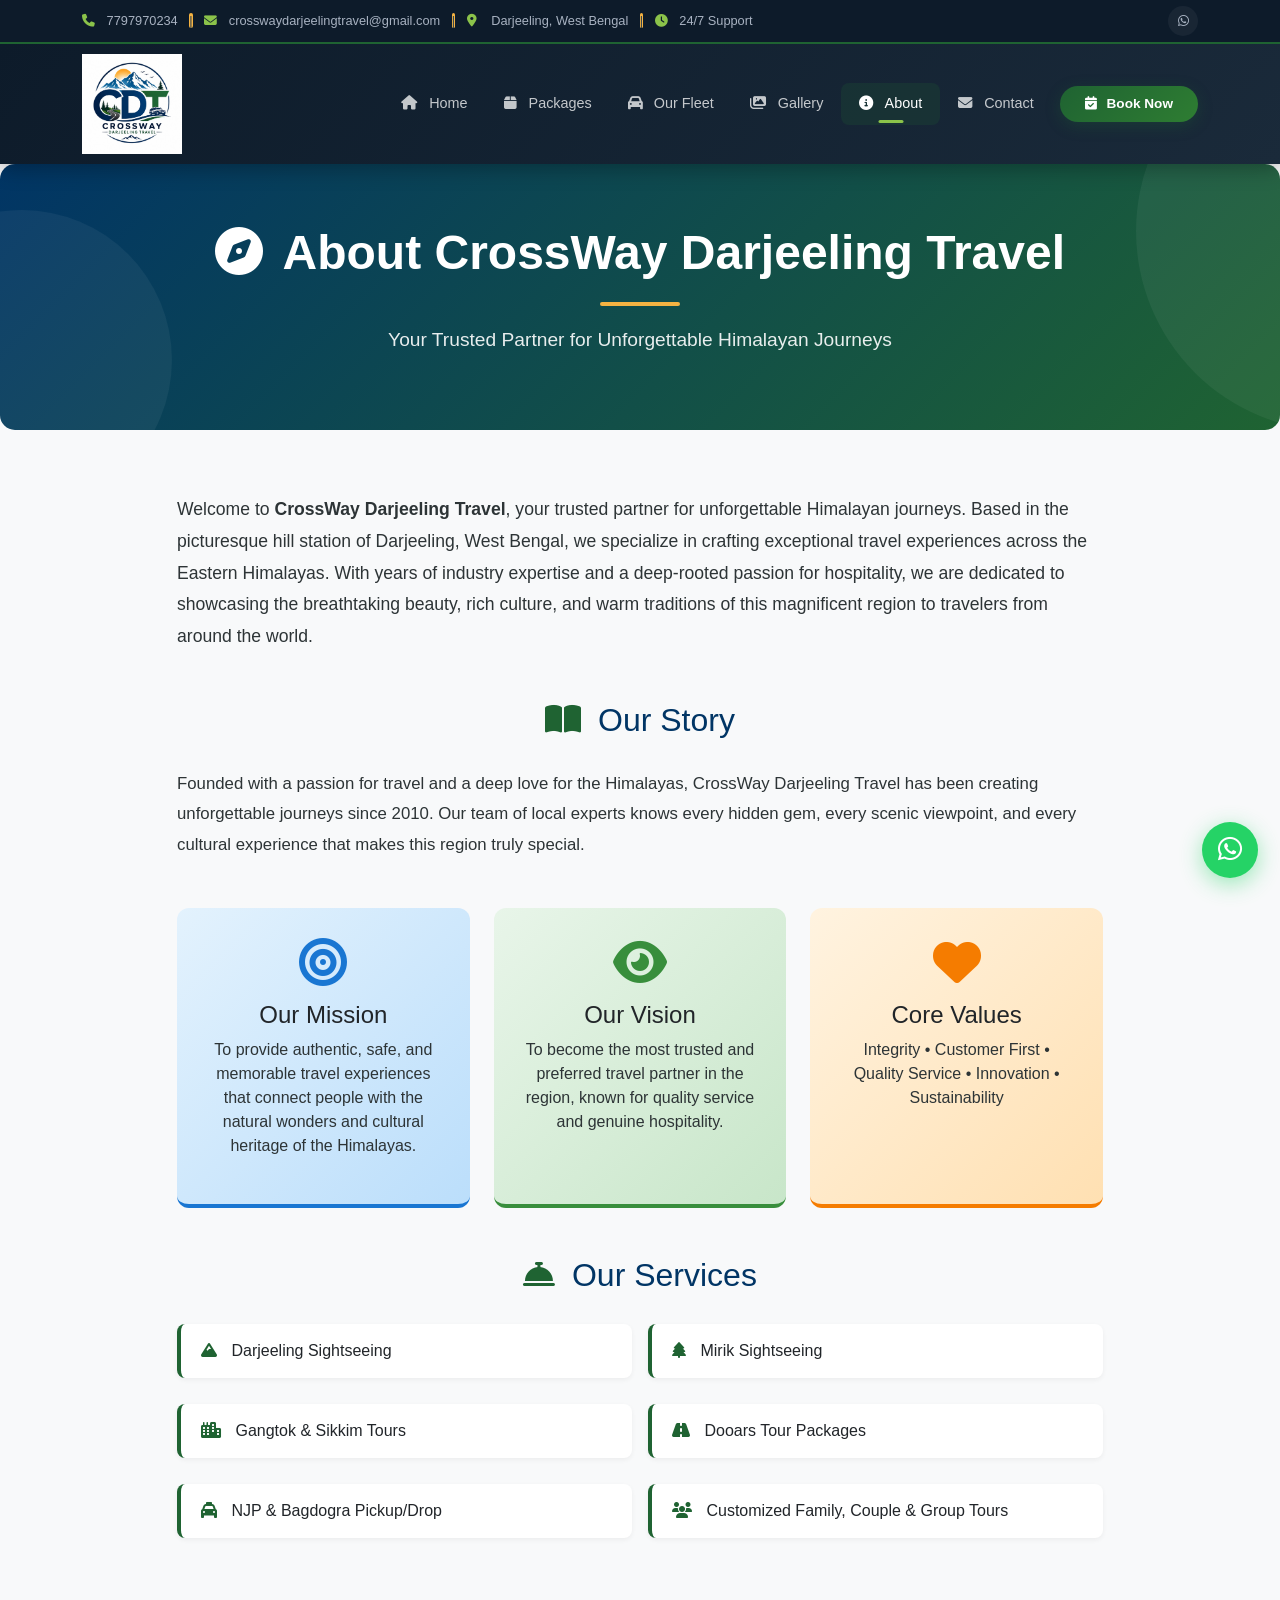
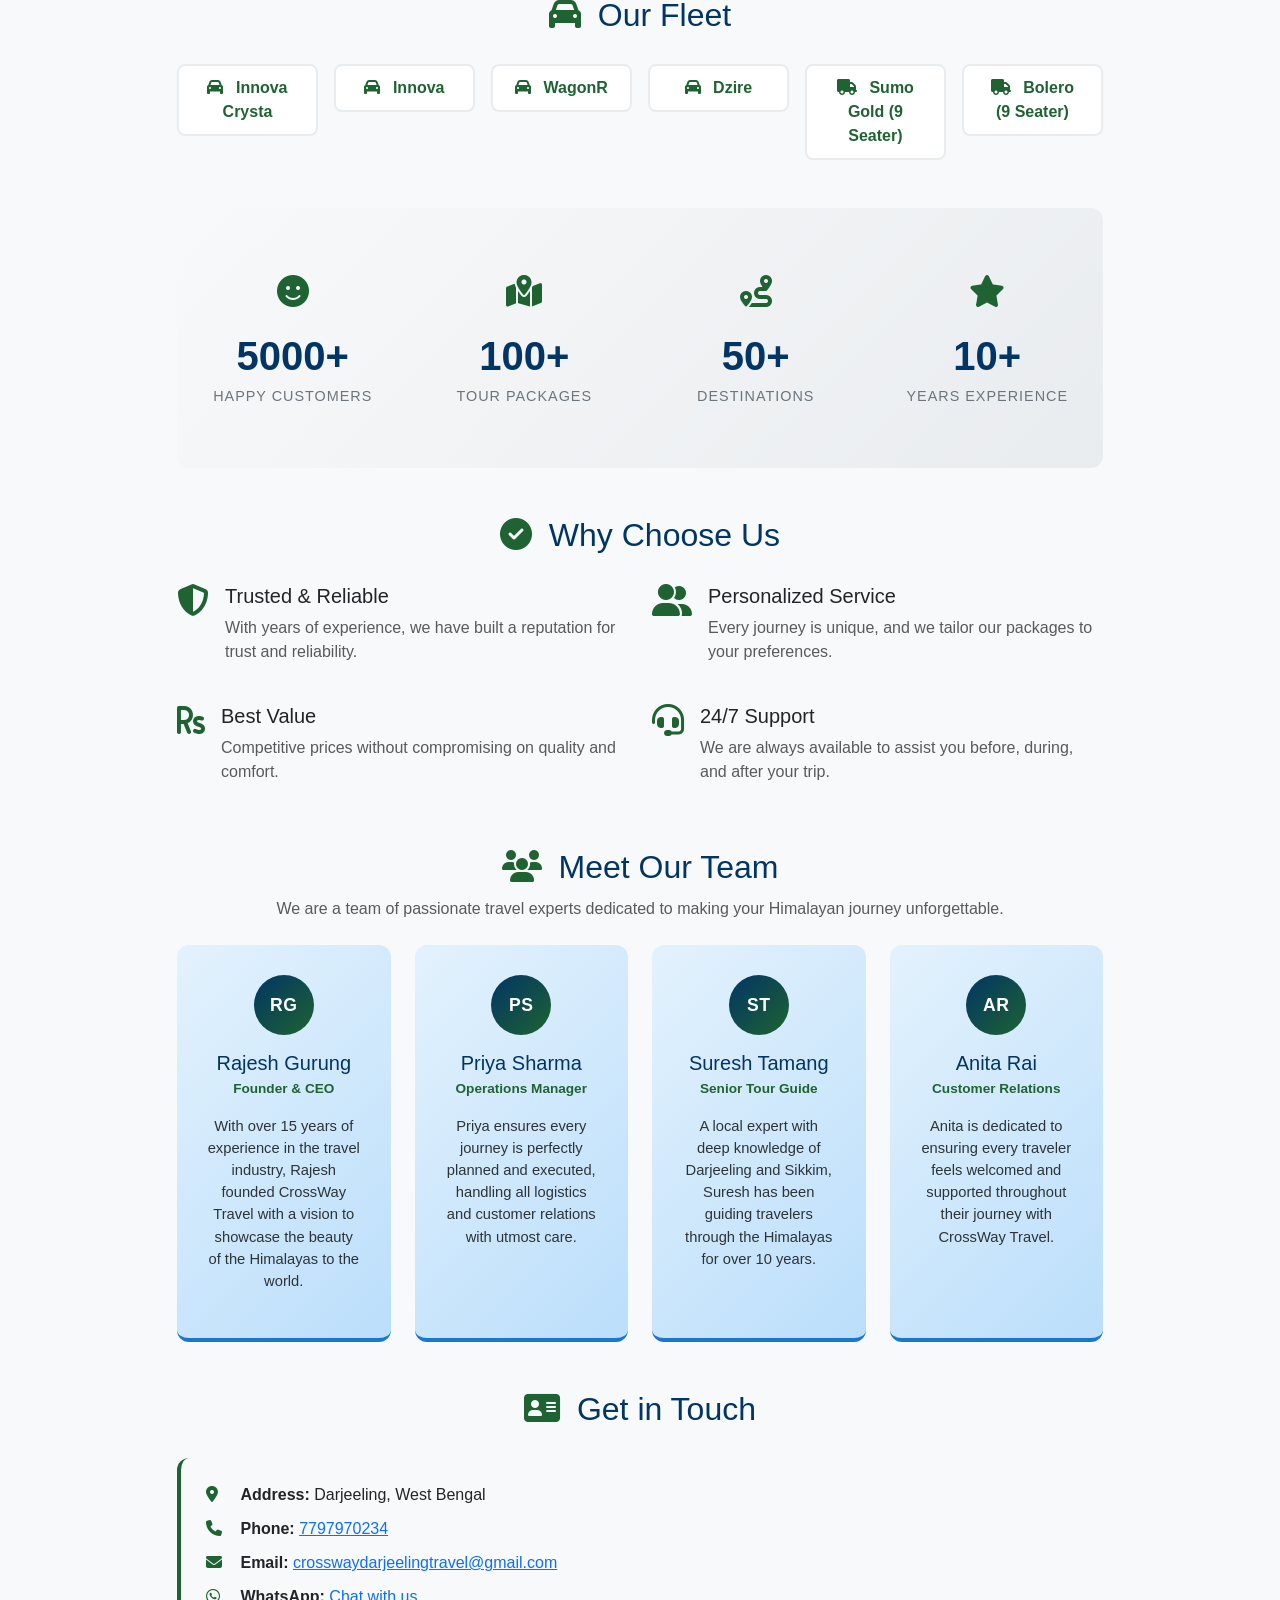
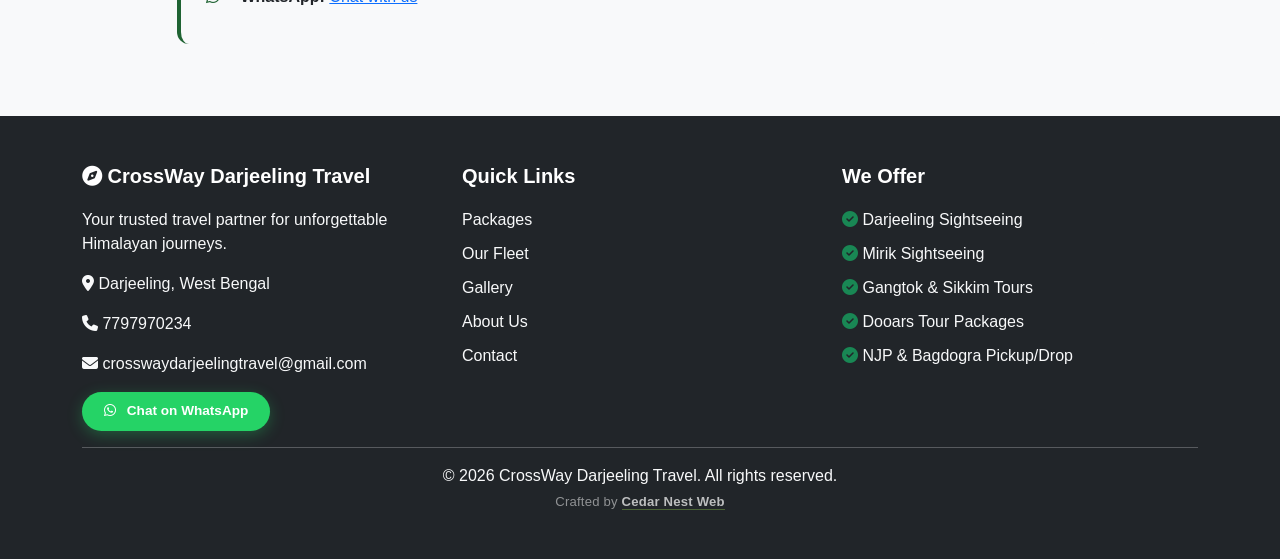
<file: about.html>
<!DOCTYPE html>
<html lang="en">
<head>
    <meta charset="UTF-8">
    <meta name="viewport" content="width=device-width, initial-scale=1.0">
    <title>About Us | CrossWay Darjeeling Travel</title>
    <meta name="description" content="A local travel team in Darjeeling since 2010, offering sightseeing tours, cab hire and custom Himalayan itineraries across Darjeeling, Kalimpong and Sikkim.">
    <meta name="robots" content="index, follow">
    <link rel="canonical" href="https://crosswaydarjeelingtravel.com/about.html">

    <!-- Open Graph (WhatsApp, Facebook link previews) -->
    <meta property="og:type" content="website">
    <meta property="og:site_name" content="CrossWay Darjeeling Travel">
    <meta property="og:title" content="About Us | CrossWay Darjeeling Travel">
    <meta property="og:description" content="A local travel team in Darjeeling since 2010, offering sightseeing tours, cab hire and custom Himalayan itineraries across Darjeeling, Kalimpong and Sikkim.">
    <meta property="og:url" content="https://crosswaydarjeelingtravel.com/about.html">
    <meta property="og:image" content="https://crosswaydarjeelingtravel.com/images/og-cover.jpg">
    <meta property="og:image:width" content="1200">
    <meta property="og:image:height" content="630">
    <meta property="og:locale" content="en_IN">
    <meta name="twitter:card" content="summary_large_image">
    <meta name="twitter:title" content="About Us | CrossWay Darjeeling Travel">
    <meta name="twitter:description" content="A local travel team in Darjeeling since 2010, offering sightseeing tours, cab hire and custom Himalayan itineraries across Darjeeling, Kalimpong and Sikkim.">
    <meta name="twitter:image" content="https://crosswaydarjeelingtravel.com/images/og-cover.jpg">

    <!-- Icons -->
    <link rel="icon" href="favicon.ico" sizes="any">
    <link rel="icon" type="image/png" sizes="32x32" href="assets/icons/favicon-32x32.png">
    <link rel="icon" type="image/png" sizes="16x16" href="assets/icons/favicon-16x16.png">
    <link rel="apple-touch-icon" sizes="180x180" href="assets/icons/apple-touch-icon.png">
    <link rel="manifest" href="site.webmanifest">
    <meta name="theme-color" content="#013565">
    <link href="https://cdn.jsdelivr.net/npm/bootstrap@5.3.0/dist/css/bootstrap.min.css" rel="stylesheet">
    <link rel="stylesheet" href="https://cdnjs.cloudflare.com/ajax/libs/font-awesome/6.4.0/css/all.min.css">
    <link rel="stylesheet" href="assets/css/style.css">
    <style>
        .about-hero {
            background: linear-gradient(135deg, #013565 0%, #1f6332 100%);
            color: white;
            padding: 60px 0;
            border-radius: 15px;
            margin-bottom: 40px;
            position: relative;
            overflow: hidden;
        }
        .about-hero::before {
            content: '';
            position: absolute;
            top: -50%;
            right: -20%;
            width: 400px;
            height: 400px;
            background: rgba(255,255,255,0.05);
            border-radius: 50%;
        }
        .about-hero::after {
            content: '';
            position: absolute;
            bottom: -30%;
            left: -10%;
            width: 300px;
            height: 300px;
            background: rgba(255,255,255,0.05);
            border-radius: 50%;
        }
        .about-hero h1 {
            font-size: 3rem;
            font-weight: 700;
            position: relative;
            z-index: 1;
        }
        .about-hero p {
            font-size: 1.2rem;
            opacity: 0.9;
            position: relative;
            z-index: 1;
        }
        .divider {
            width: 80px;
            height: 4px;
            background: #f5b342;
            margin: 20px auto;
            border-radius: 2px;
        }
        .mission-card, .vision-card, .values-card {
            padding: 30px;
            border-radius: 12px;
            text-align: center;
            height: 100%;
            transition: transform 0.3s ease, box-shadow 0.3s ease;
            border: none;
        }
        .mission-card {
            background: linear-gradient(135deg, #e3f2fd, #bbdefb);
            border-bottom: 4px solid #1976d2;
        }
        .vision-card {
            background: linear-gradient(135deg, #e8f5e9, #c8e6c9);
            border-bottom: 4px solid #388e3c;
        }
        .values-card {
            background: linear-gradient(135deg, #fff3e0, #ffe0b2);
            border-bottom: 4px solid #f57c00;
        }
        .mission-card:hover, .vision-card:hover, .values-card:hover {
            transform: translateY(-8px);
            box-shadow: 0 10px 30px rgba(0,0,0,0.1);
        }
        .mission-card i, .vision-card i, .values-card i {
            font-size: 3rem;
            margin-bottom: 15px;
            display: block;
        }
        .mission-card i { color: #1976d2; }
        .vision-card i { color: #388e3c; }
        .values-card i { color: #f57c00; }
        .service-item {
            padding: 15px 20px;
            background: white;
            border-radius: 8px;
            margin-bottom: 10px;
            transition: all 0.3s ease;
            border-left: 4px solid #1f6332;
            box-shadow: 0 2px 5px rgba(0,0,0,0.05);
        }
        .service-item:hover {
            transform: translateX(8px);
            box-shadow: 0 4px 15px rgba(0,0,0,0.1);
        }
        .service-item i {
            color: #1f6332;
            margin-right: 10px;
        }
        .fleet-badge {
            padding: 10px 20px;
            background: white;
            border-radius: 8px;
            border: 2px solid #e9ecef;
            transition: all 0.3s ease;
            display: inline-block;
            width: 100%;
            text-align: center;
            font-weight: 600;
            color: #1f6332;
        }
        .fleet-badge:hover {
            border-color: #1f6332;
            background: #f0f7f0;
            transform: scale(1.05);
        }
        .fleet-badge i {
            margin-right: 8px;
            color: #1f6332;
        }
        .about-content {
            font-size: 1.05rem;
            line-height: 1.8;
            color: #2d3436;
        }
        .about-content h2, .about-content h3 {
            color: #013565;
            margin-top: 1.5rem;
            margin-bottom: 1rem;
        }
        .about-content h2 {
            font-size: 2rem;
        }
        .about-content h3 {
            font-size: 1.5rem;
        }
        .stats-section {
            background: linear-gradient(135deg, #f8f9fa, #e9ecef);
            padding: 40px 0;
            border-radius: 12px;
            margin: 30px 0;
        }
        .stat-item {
            text-align: center;
            padding: 20px;
        }
        .stat-number {
            font-size: 2.5rem;
            font-weight: 700;
            color: #013565;
        }
        .stat-label {
            color: #6c757d;
            font-size: 0.9rem;
            text-transform: uppercase;
            letter-spacing: 1px;
        }
        .stat-icon {
            font-size: 2rem;
            color: #1f6332;
            margin-bottom: 10px;
            display: block;
        }
        .contact-info-box {
            background: #f8f9fa;
            padding: 25px;
            border-radius: 12px;
            border-left: 4px solid #1f6332;
        }
        .contact-info-box p {
            margin-bottom: 10px;
        }
        .contact-info-box i {
            width: 30px;
            color: #1f6332;
        }
        @media (max-width: 768px) {
            .about-hero h1 { font-size: 2rem; }
            .about-hero p { font-size: 1rem; }
            .stat-number { font-size: 1.8rem; }
        }
    </style>
</head>
<body>

<!-- ==========================================
     TOP BAR - Contact & Social
     ========================================== -->
<div class="top-bar">
    <div class="container">
        <div class="row align-items-center">
            <div class="col-md-8 col-12">
                <div class="top-contact">
                    <i class="fas fa-phone"></i>
                    <a href="tel:7797970234">7797970234</a>
                    <span class="divider">|</span>
                    <i class="fas fa-envelope"></i>
                    <a href="mailto:crosswaydarjeelingtravel@gmail.com">crosswaydarjeelingtravel@gmail.com</a>
                    <span class="divider">|</span>
                    <i class="fas fa-map-marker-alt"></i>
                    <span>Darjeeling, West Bengal</span>
                    <span class="divider">|</span>
                    <i class="fas fa-clock"></i>
                    <span>24/7 Support</span>
                </div>
            </div>
            <div class="col-md-4 col-12">
                <div class="social-icons text-md-end text-center">
                    <a href="https://wa.me/917797970234" target="_blank" rel="noopener" title="WhatsApp">
                        <i class="fab fa-whatsapp"></i>
                    </a>
                </div>
            </div>
        </div>
    </div>
</div>

<!-- ==========================================
     MAIN NAVBAR
     ========================================== -->
<nav class="navbar navbar-expand-lg main-navbar" id="mainNavbar">
    <div class="container">
        <!-- Logo / Brand -->
        <a class="navbar-brand" href="index.html">
            <div class="logo-text">
                <img src="images/logo.jpeg" alt="CrossWay Darjeeling Travel" width="100" height="100" style="width:100px;height:auto" fetchpriority="high">
            </div>
        </a>

        <!-- Mobile Toggle Button -->
        <button class="navbar-toggler" type="button" data-bs-toggle="collapse" data-bs-target="#navbarNav" aria-controls="navbarNav" aria-expanded="false" aria-label="Toggle navigation">
            <span class="fa fa-bars"></span>
        </button>

        <!-- Navigation Links -->
        <div class="collapse navbar-collapse" id="navbarNav">
            <ul class="navbar-nav ms-auto align-items-lg-center">
                <li class="nav-item">
                    <a class="nav-link" href="index.html">
                        <i class="fas fa-home"></i> Home
                    </a>
                </li>
                <li class="nav-item">
                    <a class="nav-link" href="packages.html">
                        <i class="fas fa-box"></i> Packages
                    </a>
                </li>
                <li class="nav-item">
                    <a class="nav-link" href="cars.html">
                        <i class="fas fa-car"></i> Our Fleet
                    </a>
                </li>
                <li class="nav-item">
                    <a class="nav-link" href="gallery.html">
                        <i class="fas fa-images"></i> Gallery
                    </a>
                </li>
                <li class="nav-item">
                    <a class="nav-link" href="about.html">
                        <i class="fas fa-info-circle"></i> About
                    </a>
                </li>
                <li class="nav-item">
                    <a class="nav-link" href="contact.html">
                        <i class="fas fa-envelope"></i> Contact
                    </a>
                </li>

                <!-- Book Now Button -->
                <li class="nav-item ms-lg-2">
                    <a href="contact.html" class="btn btn-book">
                        <i class="fas fa-calendar-check"></i> Book Now
                    </a>
                </li>
            </ul>
        </div>
    </div>
</nav>


<!-- Hero Section -->
<section class="about-hero">
    <div class="container text-center">
        <h1><i class="fas fa-compass me-2"></i> About CrossWay Darjeeling Travel</h1>
        <div class="divider"></div>
        <p>Your Trusted Partner for Unforgettable Himalayan Journeys</p>
    </div>
</section>

<div class="container py-4">
    <!-- Main Content -->
    <div class="row">
        <div class="col-lg-10 mx-auto">

            
            <!-- Introduction -->
            <div class="about-content">
                <p style="font-size: 1.1rem; line-height: 1.8;">
                    Welcome to <strong>CrossWay Darjeeling Travel</strong>, your trusted partner for unforgettable Himalayan journeys. 
                    Based in the picturesque hill station of Darjeeling, West Bengal, we specialize in crafting exceptional travel 
                    experiences across the Eastern Himalayas. With years of industry expertise and a deep-rooted passion for hospitality, 
                    we are dedicated to showcasing the breathtaking beauty, rich culture, and warm traditions of this magnificent 
                    region to travelers from around the world.
                </p>
            </div>

            <!-- Our Story -->
            <div class="mt-5">
                <h2 style="color: #013565; text-align: center; margin-bottom: 30px;">
                    <i class="fas fa-book-open me-2" style="color: #1f6332;"></i> Our Story
                </h2>
                <div class="about-content">
                    <p style="font-size: 1.05rem; line-height: 1.8;">
                        Founded with a passion for travel and a deep love for the Himalayas, CrossWay Darjeeling Travel
                        has been creating unforgettable journeys since 2010. Our team of local experts knows every
                        hidden gem, every scenic viewpoint, and every cultural experience that makes this region
                        truly special.
                    </p>
                </div>
            </div>

            <!-- Mission, Vision, Values -->
            <div class="row g-4 mt-4">
                <div class="col-md-4">
                    <div class="mission-card">
                        <i class="fas fa-bullseye"></i>
                        <h4>Our Mission</h4>
                        <p style="color: #2d3436;">
                            To provide authentic, safe, and memorable travel experiences that connect people with the natural wonders and cultural heritage of the Himalayas.
                        </p>
                    </div>
                </div>
                <div class="col-md-4">
                    <div class="vision-card">
                        <i class="fas fa-eye"></i>
                        <h4>Our Vision</h4>
                        <p style="color: #2d3436;">
                            To become the most trusted and preferred travel partner in the region, known for quality service and genuine hospitality.
                        </p>
                    </div>
                </div>
                <div class="col-md-4">
                    <div class="values-card">
                        <i class="fas fa-heart"></i>
                        <h4>Core Values</h4>
                        <p style="color: #2d3436;">
                            Integrity &bull; Customer First &bull; Quality Service &bull; Innovation &bull; Sustainability
                        </p>
                    </div>
                </div>
            </div>

            <!-- Our Services -->
            <div class="mt-5">
                <h2 style="color: #013565; text-align: center; margin-bottom: 30px;">
                    <i class="fas fa-concierge-bell me-2" style="color: #1f6332;"></i> Our Services
                </h2>
                <div class="row g-3">
                    <div class="col-md-6">
                        <div class="service-item">
                            <i class="fas fa-mountain"></i> Darjeeling Sightseeing
                        </div>
                    </div>
                    <div class="col-md-6">
                        <div class="service-item">
                            <i class="fas fa-tree"></i> Mirik Sightseeing
                        </div>
                    </div>
                    <div class="col-md-6">
                        <div class="service-item">
                            <i class="fas fa-city"></i> Gangtok &amp; Sikkim Tours
                        </div>
                    </div>
                    <div class="col-md-6">
                        <div class="service-item">
                            <i class="fas fa-road"></i> Dooars Tour Packages
                        </div>
                    </div>
                    <div class="col-md-6">
                        <div class="service-item">
                            <i class="fas fa-taxi"></i> NJP &amp; Bagdogra Pickup/Drop
                        </div>
                    </div>
                    <div class="col-md-6">
                        <div class="service-item">
                            <i class="fas fa-users"></i> Customized Family, Couple &amp; Group Tours
                        </div>
                    </div>
                </div>
            </div>

            <!-- Our Fleet -->
            <div class="mt-5">
                <h2 style="color: #013565; text-align: center; margin-bottom: 30px;">
                    <i class="fas fa-car me-2" style="color: #1f6332;"></i> Our Fleet
                </h2>
                <div class="row g-3">
                    <div class="col-4 col-md-2">
                        <div class="fleet-badge">
                            <i class="fas fa-car"></i> Innova Crysta
                        </div>
                    </div>
                    <div class="col-4 col-md-2">
                        <div class="fleet-badge">
                            <i class="fas fa-car"></i> Innova
                        </div>
                    </div>
                    <div class="col-4 col-md-2">
                        <div class="fleet-badge">
                            <i class="fas fa-car"></i> WagonR
                        </div>
                    </div>
                    <div class="col-4 col-md-2">
                        <div class="fleet-badge">
                            <i class="fas fa-car"></i> Dzire
                        </div>
                    </div>
                    <div class="col-4 col-md-2">
                        <div class="fleet-badge">
                            <i class="fas fa-truck"></i> Sumo Gold (9 Seater)
                        </div>
                    </div>
                    <div class="col-4 col-md-2">
                        <div class="fleet-badge">
                            <i class="fas fa-truck"></i> Bolero (9 Seater)
                        </div>
                    </div>
                </div>
            </div>

            <!-- Stats Section -->
            <div class="stats-section mt-5">
                <div class="container">
                    <div class="row">
                        <div class="col-md-3 col-6">
                            <div class="stat-item">
                                <span class="stat-icon"><i class="fas fa-smile"></i></span>
                                <div class="stat-number" data-count="5000">5000+</div>
                                <div class="stat-label">Happy Customers</div>
                            </div>
                        </div>
                        <div class="col-md-3 col-6">
                            <div class="stat-item">
                                <span class="stat-icon"><i class="fas fa-map-marked-alt"></i></span>
                                <div class="stat-number" data-count="100">100+</div>
                                <div class="stat-label">Tour Packages</div>
                            </div>
                        </div>
                        <div class="col-md-3 col-6">
                            <div class="stat-item">
                                <span class="stat-icon"><i class="fas fa-route"></i></span>
                                <div class="stat-number" data-count="50">50+</div>
                                <div class="stat-label">Destinations</div>
                            </div>
                        </div>
                        <div class="col-md-3 col-6">
                            <div class="stat-item">
                                <span class="stat-icon"><i class="fas fa-star"></i></span>
                                <div class="stat-number" data-count="10">10+</div>
                                <div class="stat-label">Years Experience</div>
                            </div>
                        </div>
                    </div>
                </div>
            </div>

            <!-- Why Choose Us -->
            <div class="mt-5">
                <h2 style="color: #013565; text-align: center; margin-bottom: 30px;">
                    <i class="fas fa-check-circle me-2" style="color: #1f6332;"></i> Why Choose Us
                </h2>
                <div class="row g-4">
                    <div class="col-md-6">
                        <div class="d-flex">
                            <i class="fas fa-shield-alt fa-2x me-3" style="color: #1f6332;"></i>
                            <div>
                                <h5>Trusted &amp; Reliable</h5>
                                <p class="text-muted">With years of experience, we have built a reputation for trust and reliability.</p>
                            </div>
                        </div>
                    </div>
                    <div class="col-md-6">
                        <div class="d-flex">
                            <i class="fas fa-user-friends fa-2x me-3" style="color: #1f6332;"></i>
                            <div>
                                <h5>Personalized Service</h5>
                                <p class="text-muted">Every journey is unique, and we tailor our packages to your preferences.</p>
                            </div>
                        </div>
                    </div>
                    <div class="col-md-6">
                        <div class="d-flex">
                            <i class="fas fa-rupee-sign fa-2x me-3" style="color: #1f6332;"></i>
                            <div>
                                <h5>Best Value</h5>
                                <p class="text-muted">Competitive prices without compromising on quality and comfort.</p>
                            </div>
                        </div>
                    </div>
                    <div class="col-md-6">
                        <div class="d-flex">
                            <i class="fas fa-headset fa-2x me-3" style="color: #1f6332;"></i>
                            <div>
                                <h5>24/7 Support</h5>
                                <p class="text-muted">We are always available to assist you before, during, and after your trip.</p>
                            </div>
                        </div>
                    </div>
                </div>
            </div>

            <!-- Meet Our Team -->
            <div class="mt-5">
                <h2 style="color: #013565; text-align: center; margin-bottom: 10px;">
                    <i class="fas fa-users me-2" style="color: #1f6332;"></i> Meet Our Team
                </h2>
                <p class="text-center text-muted mb-4">
                    We are a team of passionate travel experts dedicated to making your Himalayan journey unforgettable.
                </p>
                <div class="row g-4">
                    <div class="col-md-6 col-lg-3">
                        <div class="mission-card text-center h-100">
                            <div class="avatar-initials mx-auto mb-3">RG</div>
                            <h5 style="color: #013565; margin-bottom: 4px;">Rajesh Gurung</h5>
                            <p style="color: #1f6332; font-weight: 600; font-size: 0.85rem;">Founder &amp; CEO</p>
                            <p style="color: #2d3436; font-size: 0.92rem;">
                                With over 15 years of experience in the travel industry, Rajesh founded CrossWay Travel
                                with a vision to showcase the beauty of the Himalayas to the world.
                            </p>
                        </div>
                    </div>
                    <div class="col-md-6 col-lg-3">
                        <div class="mission-card text-center h-100">
                            <div class="avatar-initials mx-auto mb-3">PS</div>
                            <h5 style="color: #013565; margin-bottom: 4px;">Priya Sharma</h5>
                            <p style="color: #1f6332; font-weight: 600; font-size: 0.85rem;">Operations Manager</p>
                            <p style="color: #2d3436; font-size: 0.92rem;">
                                Priya ensures every journey is perfectly planned and executed, handling all logistics
                                and customer relations with utmost care.
                            </p>
                        </div>
                    </div>
                    <div class="col-md-6 col-lg-3">
                        <div class="mission-card text-center h-100">
                            <div class="avatar-initials mx-auto mb-3">ST</div>
                            <h5 style="color: #013565; margin-bottom: 4px;">Suresh Tamang</h5>
                            <p style="color: #1f6332; font-weight: 600; font-size: 0.85rem;">Senior Tour Guide</p>
                            <p style="color: #2d3436; font-size: 0.92rem;">
                                A local expert with deep knowledge of Darjeeling and Sikkim, Suresh has been guiding
                                travelers through the Himalayas for over 10 years.
                            </p>
                        </div>
                    </div>
                    <div class="col-md-6 col-lg-3">
                        <div class="mission-card text-center h-100">
                            <div class="avatar-initials mx-auto mb-3">AR</div>
                            <h5 style="color: #013565; margin-bottom: 4px;">Anita Rai</h5>
                            <p style="color: #1f6332; font-weight: 600; font-size: 0.85rem;">Customer Relations</p>
                            <p style="color: #2d3436; font-size: 0.92rem;">
                                Anita is dedicated to ensuring every traveler feels welcomed and supported throughout
                                their journey with CrossWay Travel.
                            </p>
                        </div>
                    </div>
                </div>
            </div>

            <!-- Contact Information -->
            <div class="mt-5">
                <h2 style="color: #013565; text-align: center; margin-bottom: 30px;">
                    <i class="fas fa-address-card me-2" style="color: #1f6332;"></i> Get in Touch
                </h2>
                <div class="contact-info-box">
                    <p><i class="fas fa-map-marker-alt"></i> <strong>Address:</strong> Darjeeling, West Bengal</p>
                    <p><i class="fas fa-phone"></i> <strong>Phone:</strong> <a href="tel:7797970234">7797970234</a></p>
                    <p><i class="fas fa-envelope"></i> <strong>Email:</strong> <a href="mailto:crosswaydarjeelingtravel@gmail.com">crosswaydarjeelingtravel@gmail.com</a></p>
                    <p><i class="fab fa-whatsapp"></i> <strong>WhatsApp:</strong> <a href="https://wa.me/917797970234" target="_blank" rel="noopener">Chat with us</a></p>
                </div>
            </div>

        </div>
    </div>
</div>

<footer class="footer bg-dark text-light py-5 mt-5">
    <div class="container">
        <div class="row">
            <div class="col-md-4">
                <h5><i class="fas fa-compass"></i> CrossWay Darjeeling Travel</h5>
                <p>Your trusted travel partner for unforgettable Himalayan journeys.</p>
                <p><i class="fas fa-map-marker-alt"></i> Darjeeling, West Bengal</p>
                <p><i class="fas fa-phone"></i> <a href="tel:7797970234" class="text-light footer-contact">7797970234</a></p>
                <p><i class="fas fa-envelope"></i> <a href="mailto:crosswaydarjeelingtravel@gmail.com" class="text-light footer-contact">crosswaydarjeelingtravel@gmail.com</a></p>
                <a href="https://wa.me/917797970234" target="_blank" rel="noopener" class="btn-footer-wa">
                    <i class="fab fa-whatsapp"></i> Chat on WhatsApp
                </a>
            </div>
            <div class="col-md-4">
                <h5>Quick Links</h5>
                <ul class="list-unstyled">
                    <li><a href="packages.html" class="text-light">Packages</a></li>
                    <li><a href="cars.html" class="text-light">Our Fleet</a></li>
                    <li><a href="gallery.html" class="text-light">Gallery</a></li>
                    <li><a href="about.html" class="text-light">About Us</a></li>
                    <li><a href="contact.html" class="text-light">Contact</a></li>
                </ul>
            </div>
            <div class="col-md-4">
                <h5>We Offer</h5>
                <ul class="list-unstyled">
                    <li><i class="fas fa-check-circle text-success"></i> Darjeeling Sightseeing</li>
                    <li><i class="fas fa-check-circle text-success"></i> Mirik Sightseeing</li>
                    <li><i class="fas fa-check-circle text-success"></i> Gangtok &amp; Sikkim Tours</li>
                    <li><i class="fas fa-check-circle text-success"></i> Dooars Tour Packages</li>
                    <li><i class="fas fa-check-circle text-success"></i> NJP &amp; Bagdogra Pickup/Drop</li>
                </ul>
            </div>
        </div>
        <hr class="bg-light">
        <div class="text-center">
            <p class="mb-1">&copy; <span id="footerYear">2026</span> CrossWay Darjeeling Travel. All rights reserved.</p>
            <p class="mb-0 footer-credit">
                Crafted by
                <a href="https://cedarnestweb.vercel.app" target="_blank" rel="noopener">Cedar Nest Web</a>
            </p>
        </div>
    </div>
</footer>

<!-- Floating WhatsApp button -->
<a href="https://wa.me/917797970234" target="_blank" rel="noopener" class="wa-float" title="Chat on WhatsApp" aria-label="Chat on WhatsApp">
    <i class="fab fa-whatsapp"></i>
</a>

<script src="https://cdn.jsdelivr.net/npm/bootstrap@5.3.0/dist/js/bootstrap.bundle.min.js"></script>

<script src="assets/js/site.js"></script>
</body>
</html>
</file>
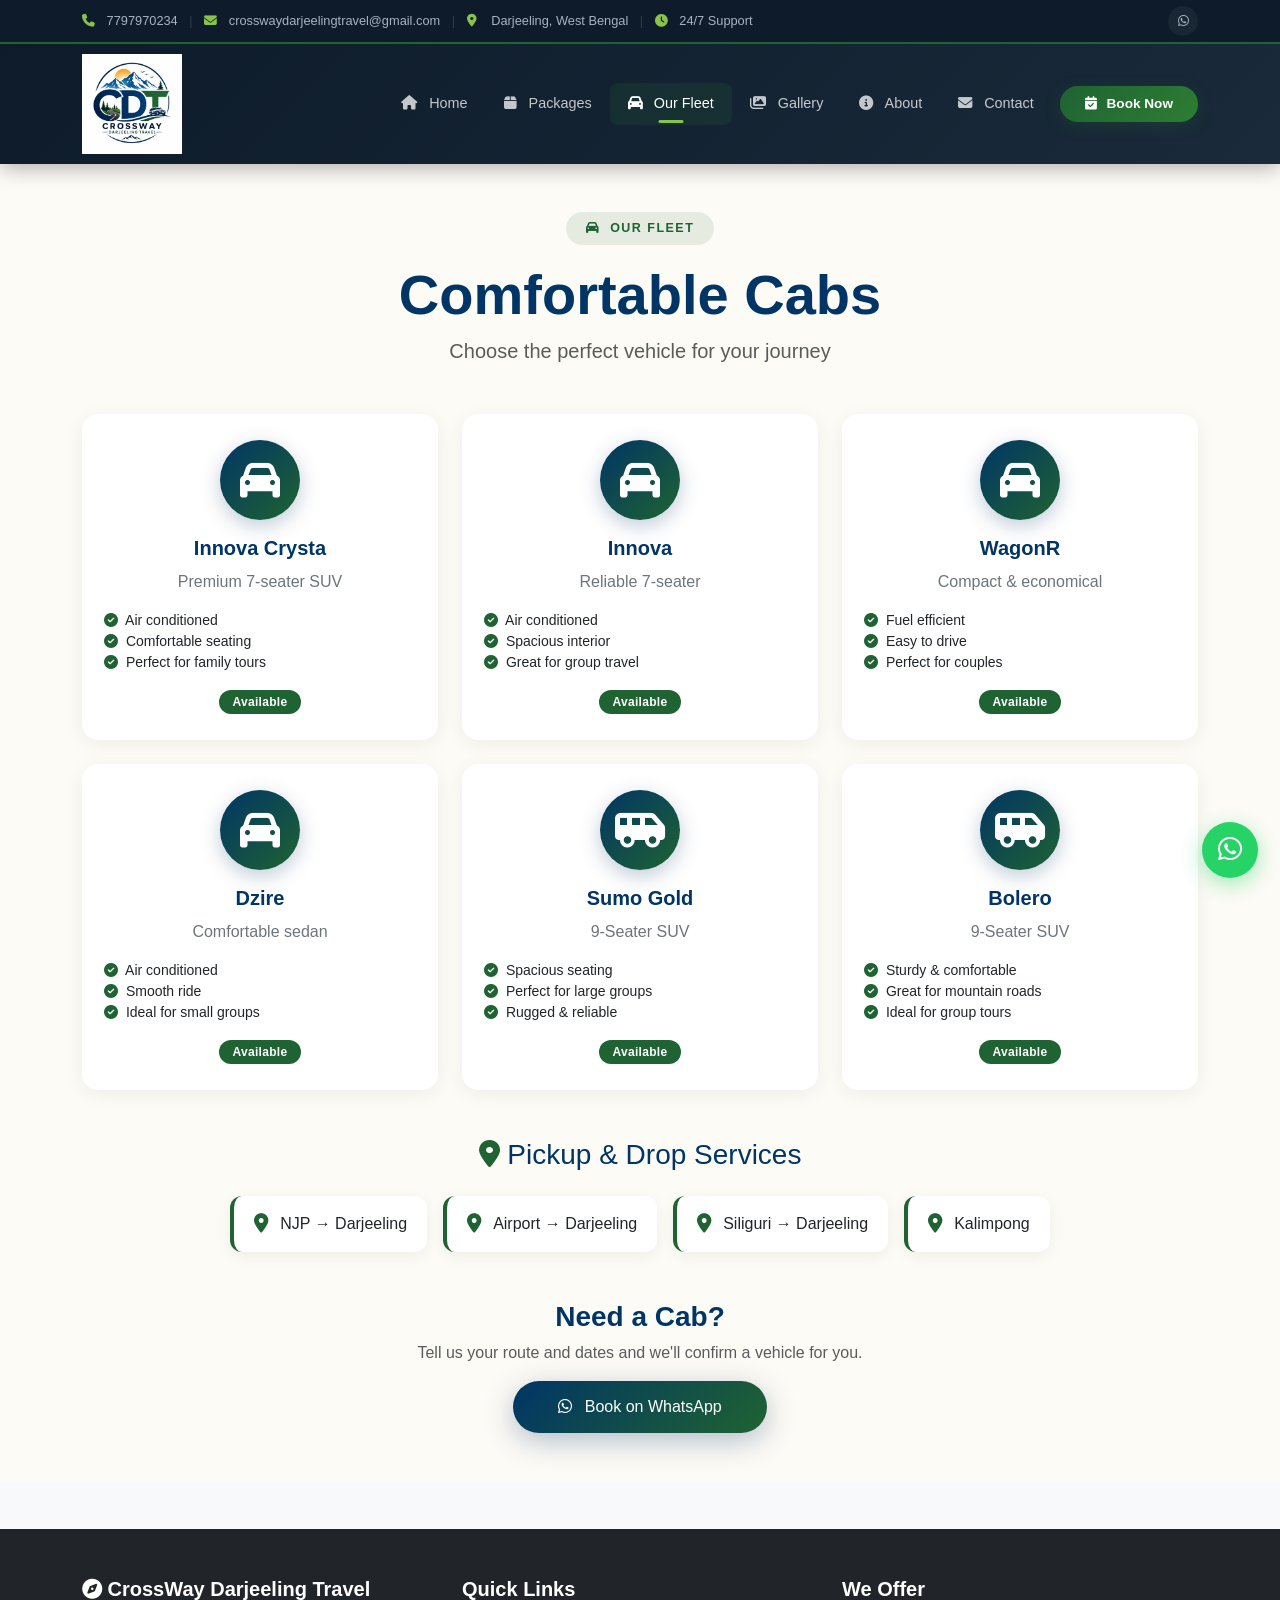
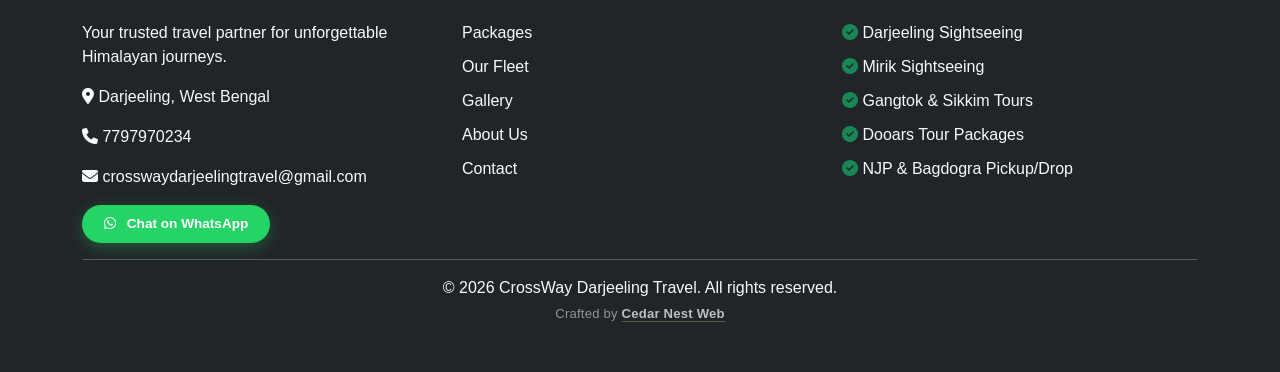
<file: cars.html>
<!DOCTYPE html>
<html lang="en">
<head>
  <meta charset="UTF-8">
  <meta name="viewport" content="width=device-width, initial-scale=1.0">
  <title>Cab &amp; Taxi Hire in Darjeeling | CrossWay Darjeeling Travel</title>
    <meta name="description" content="Vehicle hire in Darjeeling — Innova Crysta, Innova, Dzire, WagonR, and 9-seater Sumo Gold and Bolero. Plus NJP, Bagdogra and Siliguri pickup and drop.">
    <meta name="robots" content="index, follow">
    <link rel="canonical" href="https://crosswaydarjeelingtravel.com/cars.html">

    <!-- Open Graph (WhatsApp, Facebook link previews) -->
    <meta property="og:type" content="website">
    <meta property="og:site_name" content="CrossWay Darjeeling Travel">
    <meta property="og:title" content="Cab &amp; Taxi Hire in Darjeeling | CrossWay Darjeeling Travel">
    <meta property="og:description" content="Vehicle hire in Darjeeling — Innova Crysta, Innova, Dzire, WagonR, and 9-seater Sumo Gold and Bolero. Plus NJP, Bagdogra and Siliguri pickup and drop.">
    <meta property="og:url" content="https://crosswaydarjeelingtravel.com/cars.html">
    <meta property="og:image" content="https://crosswaydarjeelingtravel.com/images/og-cover.jpg">
    <meta property="og:image:width" content="1200">
    <meta property="og:image:height" content="630">
    <meta property="og:locale" content="en_IN">
    <meta name="twitter:card" content="summary_large_image">
    <meta name="twitter:title" content="Cab &amp; Taxi Hire in Darjeeling | CrossWay Darjeeling Travel">
    <meta name="twitter:description" content="Vehicle hire in Darjeeling — Innova Crysta, Innova, Dzire, WagonR, and 9-seater Sumo Gold and Bolero. Plus NJP, Bagdogra and Siliguri pickup and drop.">
    <meta name="twitter:image" content="https://crosswaydarjeelingtravel.com/images/og-cover.jpg">

    <!-- Icons -->
    <link rel="icon" href="favicon.ico" sizes="any">
    <link rel="icon" type="image/png" sizes="32x32" href="assets/icons/favicon-32x32.png">
    <link rel="icon" type="image/png" sizes="16x16" href="assets/icons/favicon-16x16.png">
    <link rel="apple-touch-icon" sizes="180x180" href="assets/icons/apple-touch-icon.png">
    <link rel="manifest" href="site.webmanifest">
    <meta name="theme-color" content="#013565">
  <link href="https://cdn.jsdelivr.net/npm/bootstrap@5.3.0/dist/css/bootstrap.min.css" rel="stylesheet">
  <link rel="stylesheet" href="https://cdnjs.cloudflare.com/ajax/libs/font-awesome/6.4.0/css/all.min.css">
  <link rel="preconnect" href="https://fonts.googleapis.com">
  <link rel="preconnect" href="https://fonts.gstatic.com" crossorigin>
  <link href="https://fonts.googleapis.com/css2?family=Playfair+Display:ital,wght@0,400;0,700;1,700&family=Inter:opsz,wght@14..32,300..700&display=swap" rel="stylesheet">
  <link rel="stylesheet" href="assets/css/style.css">
</head>
<body>

<!-- ==========================================
     TOP BAR - Contact & Social
     ========================================== -->
<div class="top-bar">
    <div class="container">
        <div class="row align-items-center">
            <div class="col-md-8 col-12">
                <div class="top-contact">
                    <i class="fas fa-phone"></i>
                    <a href="tel:7797970234">7797970234</a>
                    <span class="divider">|</span>
                    <i class="fas fa-envelope"></i>
                    <a href="mailto:crosswaydarjeelingtravel@gmail.com">crosswaydarjeelingtravel@gmail.com</a>
                    <span class="divider">|</span>
                    <i class="fas fa-map-marker-alt"></i>
                    <span>Darjeeling, West Bengal</span>
                    <span class="divider">|</span>
                    <i class="fas fa-clock"></i>
                    <span>24/7 Support</span>
                </div>
            </div>
            <div class="col-md-4 col-12">
                <div class="social-icons text-md-end text-center">
                    <a href="https://wa.me/917797970234" target="_blank" rel="noopener" title="WhatsApp">
                        <i class="fab fa-whatsapp"></i>
                    </a>
                </div>
            </div>
        </div>
    </div>
</div>

<!-- ==========================================
     MAIN NAVBAR
     ========================================== -->
<nav class="navbar navbar-expand-lg main-navbar" id="mainNavbar">
    <div class="container">
        <!-- Logo / Brand -->
        <a class="navbar-brand" href="index.html">
            <div class="logo-text">
                <img src="images/logo.jpeg" alt="CrossWay Darjeeling Travel" width="100" height="100" style="width:100px;height:auto" fetchpriority="high">
            </div>
        </a>

        <!-- Mobile Toggle Button -->
        <button class="navbar-toggler" type="button" data-bs-toggle="collapse" data-bs-target="#navbarNav" aria-controls="navbarNav" aria-expanded="false" aria-label="Toggle navigation">
            <span class="fa fa-bars"></span>
        </button>

        <!-- Navigation Links -->
        <div class="collapse navbar-collapse" id="navbarNav">
            <ul class="navbar-nav ms-auto align-items-lg-center">
                <li class="nav-item">
                    <a class="nav-link" href="index.html">
                        <i class="fas fa-home"></i> Home
                    </a>
                </li>
                <li class="nav-item">
                    <a class="nav-link" href="packages.html">
                        <i class="fas fa-box"></i> Packages
                    </a>
                </li>
                <li class="nav-item">
                    <a class="nav-link" href="cars.html">
                        <i class="fas fa-car"></i> Our Fleet
                    </a>
                </li>
                <li class="nav-item">
                    <a class="nav-link" href="gallery.html">
                        <i class="fas fa-images"></i> Gallery
                    </a>
                </li>
                <li class="nav-item">
                    <a class="nav-link" href="about.html">
                        <i class="fas fa-info-circle"></i> About
                    </a>
                </li>
                <li class="nav-item">
                    <a class="nav-link" href="contact.html">
                        <i class="fas fa-envelope"></i> Contact
                    </a>
                </li>

                <!-- Book Now Button -->
                <li class="nav-item ms-lg-2">
                    <a href="contact.html" class="btn btn-book">
                        <i class="fas fa-calendar-check"></i> Book Now
                    </a>
                </li>
            </ul>
        </div>
    </div>
</nav>


<section class="py-5 bg-soft-cream">
  <div class="container">
    <div class="text-center mb-5 fade-up">
      <span class="location-tag"><i class="fas fa-car"></i> OUR FLEET</span>
      <h1 class="display-4 fw-bold mt-3" style="color: var(--primary-blue);">Comfortable Cabs</h1>
      <p class="text-muted fs-5">Choose the perfect vehicle for your journey</p>
    </div>

    <div class="row g-4">
      <div class="col-md-4 col-lg-4 fade-up">
        <div class="package-card">
          <div class="card-body text-center">
            <div class="icon-circle mx-auto mb-3" style="width: 80px; height: 80px; font-size: 2.5rem;">
              <i class="fas fa-car"></i>
            </div>
            <h5 class="card-title" style="color: var(--primary-blue);">Innova Crysta</h5>
            <p class="text-secondary">Premium 7-seater SUV</p>
            <ul class="list-unstyled small text-start">
              <li><i class="fas fa-check-circle text-forest me-1"></i> Air conditioned</li>
              <li><i class="fas fa-check-circle text-forest me-1"></i> Comfortable seating</li>
              <li><i class="fas fa-check-circle text-forest me-1"></i> Perfect for family tours</li>
            </ul>
            <span class="badge bg-tea-green">Available</span>
          </div>
        </div>
      </div>

      <div class="col-md-4 col-lg-4 fade-up">
        <div class="package-card">
          <div class="card-body text-center">
            <div class="icon-circle mx-auto mb-3" style="width: 80px; height: 80px; font-size: 2.5rem;">
              <i class="fas fa-car"></i>
            </div>
            <h5 class="card-title" style="color: var(--primary-blue);">Innova</h5>
            <p class="text-secondary">Reliable 7-seater</p>
            <ul class="list-unstyled small text-start">
              <li><i class="fas fa-check-circle text-forest me-1"></i> Air conditioned</li>
              <li><i class="fas fa-check-circle text-forest me-1"></i> Spacious interior</li>
              <li><i class="fas fa-check-circle text-forest me-1"></i> Great for group travel</li>
            </ul>
            <span class="badge bg-tea-green">Available</span>
          </div>
        </div>
      </div>

      <div class="col-md-4 col-lg-4 fade-up">
        <div class="package-card">
          <div class="card-body text-center">
            <div class="icon-circle mx-auto mb-3" style="width: 80px; height: 80px; font-size: 2.5rem;">
              <i class="fas fa-car"></i>
            </div>
            <h5 class="card-title" style="color: var(--primary-blue);">WagonR</h5>
            <p class="text-secondary">Compact & economical</p>
            <ul class="list-unstyled small text-start">
              <li><i class="fas fa-check-circle text-forest me-1"></i> Fuel efficient</li>
              <li><i class="fas fa-check-circle text-forest me-1"></i> Easy to drive</li>
              <li><i class="fas fa-check-circle text-forest me-1"></i> Perfect for couples</li>
            </ul>
            <span class="badge bg-tea-green">Available</span>
          </div>
        </div>
      </div>

      <div class="col-md-4 col-lg-4 fade-up">
        <div class="package-card">
          <div class="card-body text-center">
            <div class="icon-circle mx-auto mb-3" style="width: 80px; height: 80px; font-size: 2.5rem;">
              <i class="fas fa-car"></i>
            </div>
            <h5 class="card-title" style="color: var(--primary-blue);">Dzire</h5>
            <p class="text-secondary">Comfortable sedan</p>
            <ul class="list-unstyled small text-start">
              <li><i class="fas fa-check-circle text-forest me-1"></i> Air conditioned</li>
              <li><i class="fas fa-check-circle text-forest me-1"></i> Smooth ride</li>
              <li><i class="fas fa-check-circle text-forest me-1"></i> Ideal for small groups</li>
            </ul>
            <span class="badge bg-tea-green">Available</span>
          </div>
        </div>
      </div>

      <div class="col-md-4 col-lg-4 fade-up">
        <div class="package-card">
          <div class="card-body text-center">
            <div class="icon-circle mx-auto mb-3" style="width: 80px; height: 80px; font-size: 2.5rem;">
              <i class="fas fa-van-shuttle"></i>
            </div>
            <h5 class="card-title" style="color: var(--primary-blue);">Sumo Gold</h5>
            <p class="text-secondary">9-Seater SUV</p>
            <ul class="list-unstyled small text-start">
              <li><i class="fas fa-check-circle text-forest me-1"></i> Spacious seating</li>
              <li><i class="fas fa-check-circle text-forest me-1"></i> Perfect for large groups</li>
              <li><i class="fas fa-check-circle text-forest me-1"></i> Rugged & reliable</li>
            </ul>
            <span class="badge bg-tea-green">Available</span>
          </div>
        </div>
      </div>

      <div class="col-md-4 col-lg-4 fade-up">
        <div class="package-card">
          <div class="card-body text-center">
            <div class="icon-circle mx-auto mb-3" style="width: 80px; height: 80px; font-size: 2.5rem;">
              <i class="fas fa-van-shuttle"></i>
            </div>
            <h5 class="card-title" style="color: var(--primary-blue);">Bolero</h5>
            <p class="text-secondary">9-Seater SUV</p>
            <ul class="list-unstyled small text-start">
              <li><i class="fas fa-check-circle text-forest me-1"></i> Sturdy & comfortable</li>
              <li><i class="fas fa-check-circle text-forest me-1"></i> Great for mountain roads</li>
              <li><i class="fas fa-check-circle text-forest me-1"></i> Ideal for group tours</li>
            </ul>
            <span class="badge bg-tea-green">Available</span>
          </div>
        </div>
      </div>
    </div>

    <!-- Pickup & Drop -->
    <div class="mt-5 fade-up">
      <h3 class="text-center mb-4" style="color: var(--primary-blue);"><i class="fas fa-map-marker-alt" style="color: var(--primary-green);"></i> Pickup & Drop Services</h3>
      <div class="row g-3 justify-content-center">
        <div class="col-auto"><span class="feature-item"><i class="fas fa-map-marker-alt"></i> NJP → Darjeeling</span></div>
        <div class="col-auto"><span class="feature-item"><i class="fas fa-map-marker-alt"></i> Airport → Darjeeling</span></div>
        <div class="col-auto"><span class="feature-item"><i class="fas fa-map-marker-alt"></i> Siliguri → Darjeeling</span></div>
        <div class="col-auto"><span class="feature-item"><i class="fas fa-map-marker-alt"></i> Kalimpong</span></div>
      </div>
    </div>

    <div class="text-center mt-5 fade-up">
      <h3 style="color: var(--primary-blue); font-weight: 700;">Need a Cab?</h3>
      <p class="text-muted">Tell us your route and dates and we'll confirm a vehicle for you.</p>
      <a href="https://wa.me/917797970234?text=Hi%21%20I%27d%20like%20to%20book%20a%20cab." target="_blank" rel="noopener" class="btn btn-primary" style="border-radius: 50px; padding: 14px 45px; background: linear-gradient(135deg, #013565, #1f6332); border: none; box-shadow: 0 8px 30px rgba(1, 53, 101, 0.3);">
        <i class="fab fa-whatsapp me-2"></i> Book on WhatsApp
      </a>
    </div>
  </div>
</section>

<footer class="footer bg-dark text-light py-5 mt-5">
    <div class="container">
        <div class="row">
            <div class="col-md-4">
                <h5><i class="fas fa-compass"></i> CrossWay Darjeeling Travel</h5>
                <p>Your trusted travel partner for unforgettable Himalayan journeys.</p>
                <p><i class="fas fa-map-marker-alt"></i> Darjeeling, West Bengal</p>
                <p><i class="fas fa-phone"></i> <a href="tel:7797970234" class="text-light footer-contact">7797970234</a></p>
                <p><i class="fas fa-envelope"></i> <a href="mailto:crosswaydarjeelingtravel@gmail.com" class="text-light footer-contact">crosswaydarjeelingtravel@gmail.com</a></p>
                <a href="https://wa.me/917797970234" target="_blank" rel="noopener" class="btn-footer-wa">
                    <i class="fab fa-whatsapp"></i> Chat on WhatsApp
                </a>
            </div>
            <div class="col-md-4">
                <h5>Quick Links</h5>
                <ul class="list-unstyled">
                    <li><a href="packages.html" class="text-light">Packages</a></li>
                    <li><a href="cars.html" class="text-light">Our Fleet</a></li>
                    <li><a href="gallery.html" class="text-light">Gallery</a></li>
                    <li><a href="about.html" class="text-light">About Us</a></li>
                    <li><a href="contact.html" class="text-light">Contact</a></li>
                </ul>
            </div>
            <div class="col-md-4">
                <h5>We Offer</h5>
                <ul class="list-unstyled">
                    <li><i class="fas fa-check-circle text-success"></i> Darjeeling Sightseeing</li>
                    <li><i class="fas fa-check-circle text-success"></i> Mirik Sightseeing</li>
                    <li><i class="fas fa-check-circle text-success"></i> Gangtok &amp; Sikkim Tours</li>
                    <li><i class="fas fa-check-circle text-success"></i> Dooars Tour Packages</li>
                    <li><i class="fas fa-check-circle text-success"></i> NJP &amp; Bagdogra Pickup/Drop</li>
                </ul>
            </div>
        </div>
        <hr class="bg-light">
        <div class="text-center">
            <p class="mb-1">&copy; <span id="footerYear">2026</span> CrossWay Darjeeling Travel. All rights reserved.</p>
            <p class="mb-0 footer-credit">
                Crafted by
                <a href="https://cedarnestweb.vercel.app" target="_blank" rel="noopener">Cedar Nest Web</a>
            </p>
        </div>
    </div>
</footer>

<!-- Floating WhatsApp button -->
<a href="https://wa.me/917797970234" target="_blank" rel="noopener" class="wa-float" title="Chat on WhatsApp" aria-label="Chat on WhatsApp">
    <i class="fab fa-whatsapp"></i>
</a>

<script src="https://cdn.jsdelivr.net/npm/bootstrap@5.3.0/dist/js/bootstrap.bundle.min.js"></script>


<script src="assets/js/site.js"></script>
</body>
</html>
</file>
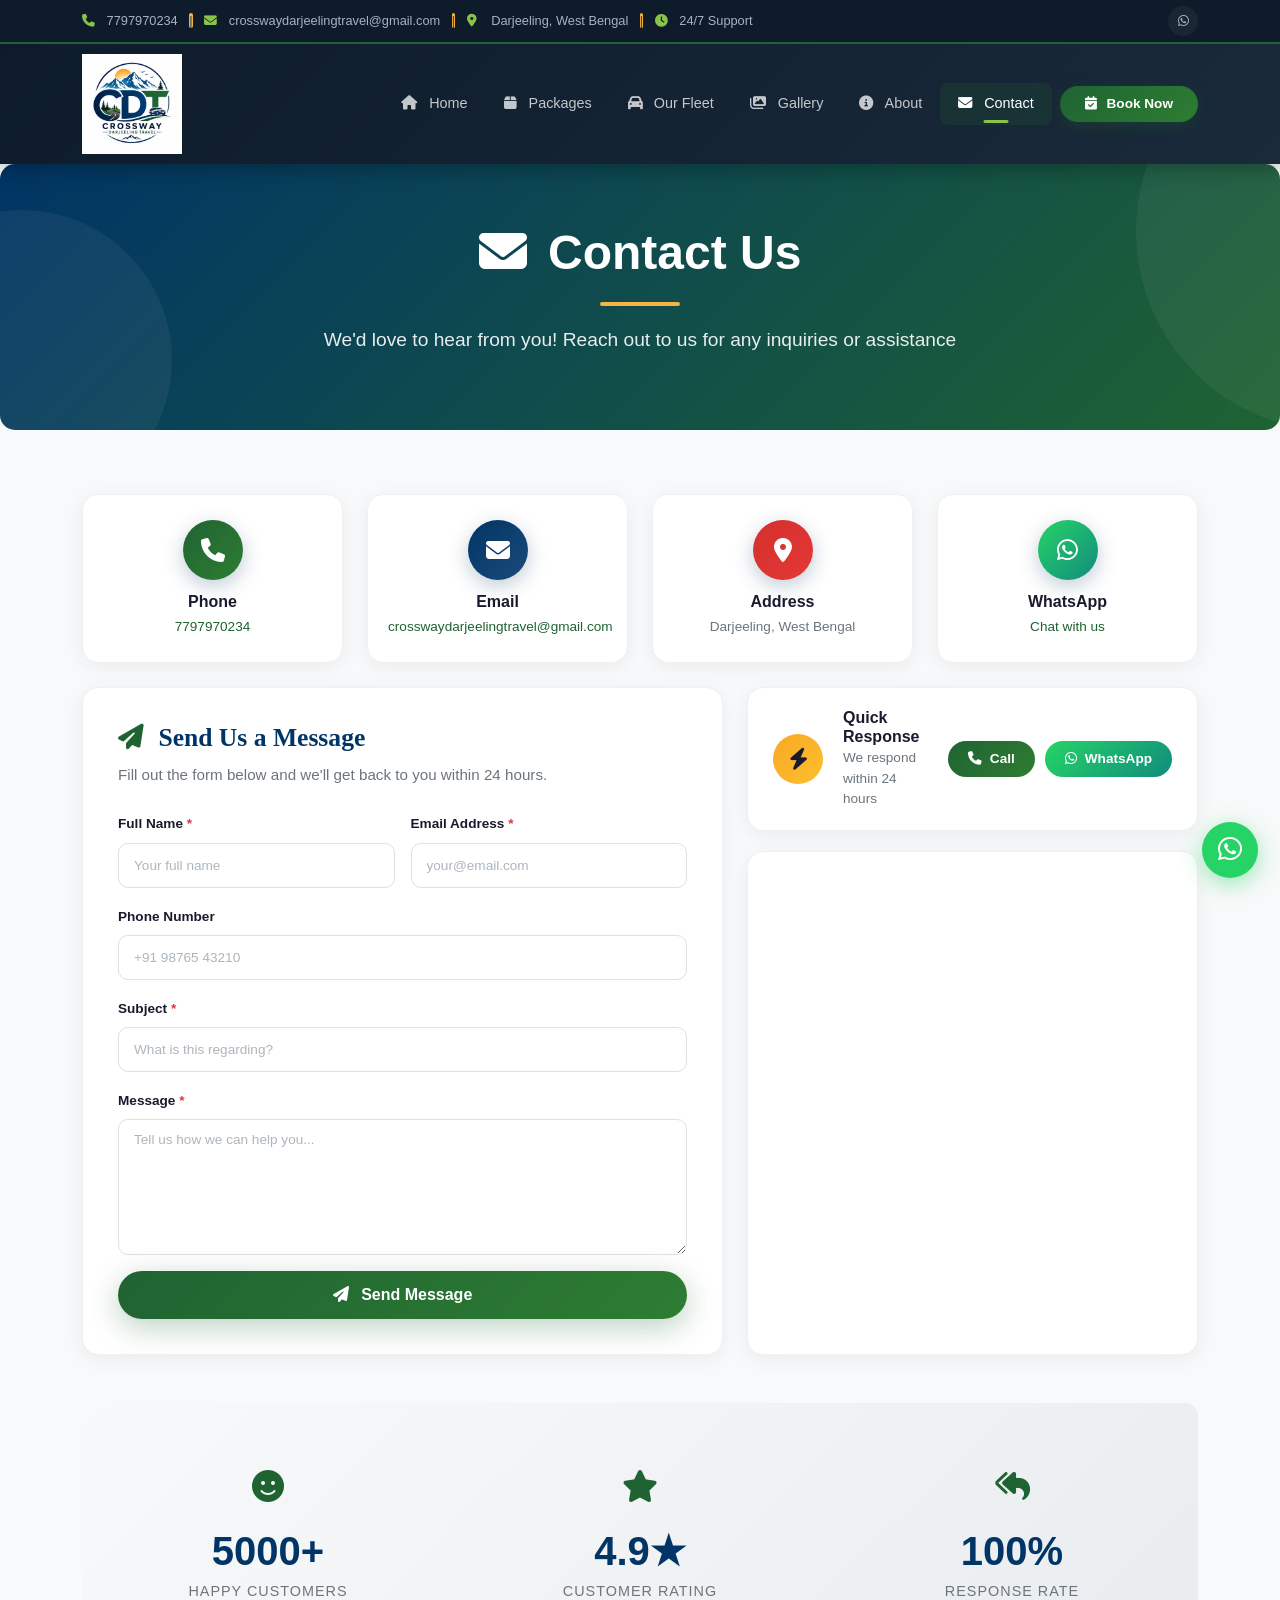
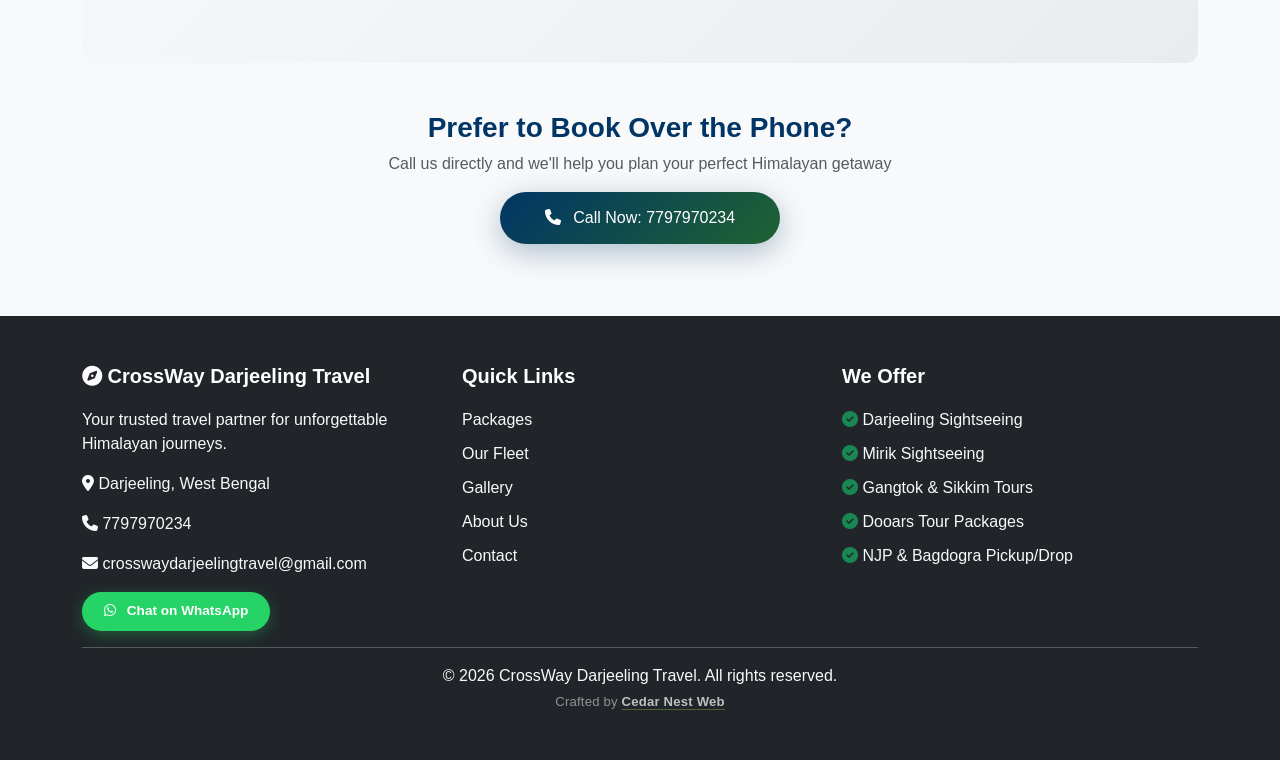
<file: contact.html>
<!DOCTYPE html>
<html lang="en">
<head>
    <meta charset="UTF-8">
    <meta name="viewport" content="width=device-width, initial-scale=1.0">
    <title>Contact &amp; Booking | CrossWay Darjeeling Travel</title>
    <meta name="description" content="Contact CrossWay Darjeeling Travel — call 7797970234, message us on WhatsApp, or email crosswaydarjeelingtravel@gmail.com to plan your Darjeeling trip.">
    <meta name="robots" content="index, follow">
    <link rel="canonical" href="https://crosswaydarjeelingtravel.com/contact.html">

    <!-- Open Graph (WhatsApp, Facebook link previews) -->
    <meta property="og:type" content="website">
    <meta property="og:site_name" content="CrossWay Darjeeling Travel">
    <meta property="og:title" content="Contact &amp; Booking | CrossWay Darjeeling Travel">
    <meta property="og:description" content="Contact CrossWay Darjeeling Travel — call 7797970234, message us on WhatsApp, or email crosswaydarjeelingtravel@gmail.com to plan your Darjeeling trip.">
    <meta property="og:url" content="https://crosswaydarjeelingtravel.com/contact.html">
    <meta property="og:image" content="https://crosswaydarjeelingtravel.com/images/og-cover.jpg">
    <meta property="og:image:width" content="1200">
    <meta property="og:image:height" content="630">
    <meta property="og:locale" content="en_IN">
    <meta name="twitter:card" content="summary_large_image">
    <meta name="twitter:title" content="Contact &amp; Booking | CrossWay Darjeeling Travel">
    <meta name="twitter:description" content="Contact CrossWay Darjeeling Travel — call 7797970234, message us on WhatsApp, or email crosswaydarjeelingtravel@gmail.com to plan your Darjeeling trip.">
    <meta name="twitter:image" content="https://crosswaydarjeelingtravel.com/images/og-cover.jpg">

    <!-- Icons -->
    <link rel="icon" href="favicon.ico" sizes="any">
    <link rel="icon" type="image/png" sizes="32x32" href="assets/icons/favicon-32x32.png">
    <link rel="icon" type="image/png" sizes="16x16" href="assets/icons/favicon-16x16.png">
    <link rel="apple-touch-icon" sizes="180x180" href="assets/icons/apple-touch-icon.png">
    <link rel="manifest" href="site.webmanifest">
    <meta name="theme-color" content="#013565">
    <link href="https://cdn.jsdelivr.net/npm/bootstrap@5.3.0/dist/css/bootstrap.min.css" rel="stylesheet">
    <link rel="stylesheet" href="https://cdnjs.cloudflare.com/ajax/libs/font-awesome/6.4.0/css/all.min.css">
    <link rel="stylesheet" href="assets/css/style.css">
    <style>
        /* ============================================
           CONTACT PAGE STYLES
           ============================================ */
        
        /* Hero Section */
        .contact-hero {
            background: linear-gradient(135deg, #013565 0%, #1f6332 100%);
            color: white;
            padding: 60px 0;
            border-radius: 15px;
            margin-bottom: 40px;
            position: relative;
            overflow: hidden;
        }
        .contact-hero::before {
            content: '';
            position: absolute;
            top: -50%;
            right: -20%;
            width: 400px;
            height: 400px;
            background: rgba(255,255,255,0.05);
            border-radius: 50%;
        }
        .contact-hero::after {
            content: '';
            position: absolute;
            bottom: -30%;
            left: -10%;
            width: 300px;
            height: 300px;
            background: rgba(255,255,255,0.05);
            border-radius: 50%;
        }
        .contact-hero h1 {
            font-size: 3rem;
            font-weight: 700;
            position: relative;
            z-index: 1;
        }
        .contact-hero p {
            font-size: 1.2rem;
            opacity: 0.9;
            position: relative;
            z-index: 1;
        }
        .divider {
            width: 80px;
            height: 4px;
            background: #f5b342;
            margin: 20px auto;
            border-radius: 2px;
        }

        /* Contact Cards */
        .contact-card {
            background: #fff;
            border-radius: 16px;
            padding: 25px 20px;
            box-shadow: 0 4px 20px rgba(0,0,0,0.06);
            border: 1px solid #f0f0f0;
            transition: all 0.3s ease;
            height: 100%;
            text-align: center;
        }

        .contact-card:hover {
            transform: translateY(-8px);
            box-shadow: 0 12px 40px rgba(0,0,0,0.1);
            border-color: #1f6332;
        }

        .contact-card .icon-circle {
            width: 60px;
            height: 60px;
            border-radius: 50%;
            display: flex;
            align-items: center;
            justify-content: center;
            margin: 0 auto 12px;
            font-size: 24px;
            color: #fff;
            transition: all 0.3s ease;
        }

        .contact-card:hover .icon-circle {
            transform: scale(1.1) rotate(5deg);
        }

        .contact-card .icon-circle.phone {
            background: linear-gradient(135deg, #1f6332, #2e7d32);
        }

        .contact-card .icon-circle.email {
            background: linear-gradient(135deg, #013565, #1a4a7a);
        }

        .contact-card .icon-circle.location {
            background: linear-gradient(135deg, #d32f2f, #e53935);
        }

        .contact-card .icon-circle.whatsapp {
            background: linear-gradient(135deg, #25D366, #128C7E);
        }

        .contact-card h5 {
            font-weight: 700;
            color: #1a1a2e;
            margin-bottom: 5px;
            font-size: 1rem;
        }

        .contact-card p {
            color: #6c757d;
            margin-bottom: 0;
            font-size: 0.85rem;
        }

        .contact-card p a {
            color: #1f6332;
            text-decoration: none;
            transition: color 0.3s ease;
        }

        .contact-card p a:hover {
            color: #013565;
            text-decoration: underline;
        }

        /* Contact Form */
        .form-card {
            background: #fff;
            border-radius: 16px;
            padding: 35px;
            box-shadow: 0 4px 20px rgba(0,0,0,0.06);
            border: 1px solid #f0f0f0;
            height: 100%;
        }

        .form-card h3 {
            font-family: 'Playfair Display', serif;
            font-weight: 700;
            color: #013565;
            margin-bottom: 10px;
            font-size: 1.6rem;
        }

        .form-card .form-label {
            font-weight: 600;
            color: #1a1a2e;
            font-size: 0.85rem;
        }

        .form-card .form-label .required {
            color: #dc3545;
        }

        .form-card .form-control {
            border-radius: 10px;
            padding: 10px 15px;
            border-color: #e0e0e0;
            transition: all 0.3s ease;
            font-size: 0.95rem;
        }

        .form-card .form-control:focus {
            border-color: #1f6332;
            box-shadow: 0 0 0 0.2rem rgba(31, 99, 50, 0.1);
        }

        .form-card .form-control::placeholder {
            color: #adb5bd;
            font-size: 0.85rem;
        }

        .form-card textarea.form-control {
            resize: vertical;
            min-height: 100px;
        }

        .form-card .btn-submit {
            background: linear-gradient(135deg, #1f6332, #2e7d32);
            color: #fff;
            padding: 12px 40px;
            border-radius: 50px;
            font-weight: 700;
            font-size: 1rem;
            border: none;
            transition: all 0.3s ease;
            width: 100%;
            box-shadow: 0 8px 30px rgba(31, 99, 50, 0.3);
        }

        .form-card .btn-submit:hover {
            transform: translateY(-3px);
            box-shadow: 0 12px 40px rgba(31, 99, 50, 0.4);
            background: linear-gradient(135deg, #2e7d32, #388e3c);
        }

        /* Quick Response Box */
        .quick-response-box {
            background: #fff;
            border-radius: 16px;
            padding: 20px 25px;
            box-shadow: 0 4px 20px rgba(0,0,0,0.06);
            border: 1px solid #f0f0f0;
            margin-bottom: 20px;
            display: flex;
            align-items: center;
            gap: 20px;
            flex-wrap: wrap;
        }

        .quick-response-box .icon-wrapper {
            width: 50px;
            height: 50px;
            border-radius: 50%;
            background: linear-gradient(135deg, #f9a825, #fbc02d);
            display: flex;
            align-items: center;
            justify-content: center;
            font-size: 22px;
            color: #1a1a2e;
            flex-shrink: 0;
        }

        .quick-response-box .content {
            flex: 1;
        }

        .quick-response-box .content h5 {
            font-weight: 700;
            color: #1a1a2e;
            margin-bottom: 2px;
            font-size: 1rem;
        }

        .quick-response-box .content p {
            color: #6c757d;
            margin-bottom: 0;
            font-size: 0.85rem;
        }

        .quick-response-box .btn-group-quick {
            display: flex;
            gap: 10px;
            flex-wrap: wrap;
        }

        .quick-response-box .btn-group-quick .btn-call {
            padding: 8px 20px;
            border-radius: 50px;
            font-weight: 600;
            font-size: 0.85rem;
            background: linear-gradient(135deg, #1f6332, #2e7d32);
            color: #fff;
            border: none;
            text-decoration: none;
            transition: all 0.3s ease;
            display: inline-flex;
            align-items: center;
            gap: 8px;
        }

        .quick-response-box .btn-group-quick .btn-call:hover {
            transform: translateY(-2px);
            box-shadow: 0 8px 30px rgba(31, 99, 50, 0.3);
        }

        .quick-response-box .btn-group-quick .btn-whatsapp {
            padding: 8px 20px;
            border-radius: 50px;
            font-weight: 600;
            font-size: 0.85rem;
            background: linear-gradient(135deg, #25D366, #128C7E);
            color: #fff;
            border: none;
            text-decoration: none;
            transition: all 0.3s ease;
            display: inline-flex;
            align-items: center;
            gap: 8px;
        }

        .quick-response-box .btn-group-quick .btn-whatsapp:hover {
            transform: translateY(-2px);
            box-shadow: 0 8px 30px rgba(37, 211, 102, 0.3);
        }

        /* Map Section - Increased Height */
        .map-section {
            background: #fff;
            border-radius: 16px;
            overflow: hidden;
            box-shadow: 0 4px 20px rgba(0,0,0,0.06);
            border: 1px solid #f0f0f0;
            height: 100%;
            min-height: 400px;
        }

        .map-section iframe {
            width: 100%;
            height: 100%;
            min-height: 400px;
            border: none;
            display: block;
        }

        /* Right Column - Make it stretch */
        .right-column {
            display: flex;
            flex-direction: column;
        }

        .right-column .quick-response-box {
            flex-shrink: 0;
        }

        .right-column .map-section {
            flex: 1;
        }

        /* Stats Section */
        .stats-section {
            background: linear-gradient(135deg, #f8f9fa, #e9ecef);
            padding: 40px 0;
            border-radius: 12px;
            margin: 30px 0;
            clear: both;
        }
        .stat-item {
            text-align: center;
            padding: 20px;
        }
        .stat-number {
            font-size: 2.5rem;
            font-weight: 700;
            color: #013565;
        }
        .stat-label {
            color: #6c757d;
            font-size: 0.9rem;
            text-transform: uppercase;
            letter-spacing: 1px;
        }
        .stat-icon {
            font-size: 2rem;
            color: #1f6332;
            margin-bottom: 10px;
            display: block;
        }

        /* Alert Messages */
        .alert-custom {
            border-radius: 12px;
            padding: 15px 20px;
            border: none;
            margin-bottom: 25px;
        }

        .alert-custom.alert-success {
            background: linear-gradient(135deg, #e8f5e9, #c8e6c9);
            color: #1f6332;
            border-left: 4px solid #1f6332;
        }

        .alert-custom.alert-danger {
            background: linear-gradient(135deg, #fce4ec, #f8bbd0);
            color: #c62828;
            border-left: 4px solid #c62828;
        }

        .alert-custom .btn-close {
            filter: grayscale(1);
        }

        /* Responsive */
        @media (max-width: 991px) {
            .quick-response-box {
                flex-direction: column;
                text-align: center;
            }
            .quick-response-box .btn-group-quick {
                justify-content: center;
                width: 100%;
            }
            .quick-response-box .btn-group-quick .btn-call,
            .quick-response-box .btn-group-quick .btn-whatsapp {
                flex: 1;
                justify-content: center;
            }
            .map-section {
                min-height: 300px;
            }
            .map-section iframe {
                min-height: 300px;
            }
        }

        @media (max-width: 768px) {
            .contact-hero h1 {
                font-size: 2rem;
            }
            .contact-hero p {
                font-size: 1rem;
            }
            .stat-number {
                font-size: 1.8rem;
            }
            .form-card {
                padding: 25px;
            }
            .contact-card {
                padding: 20px 15px;
            }
            .contact-card .icon-circle {
                width: 50px;
                height: 50px;
                font-size: 20px;
            }
            .quick-response-box {
                padding: 15px 20px;
                flex-direction: column;
                text-align: center;
            }
            .quick-response-box .btn-group-quick {
                width: 100%;
                flex-direction: column;
            }
            .quick-response-box .btn-group-quick .btn-call,
            .quick-response-box .btn-group-quick .btn-whatsapp {
                width: 100%;
                justify-content: center;
            }
            .map-section {
                min-height: 250px;
            }
            .map-section iframe {
                min-height: 250px;
            }
        }

        @media (max-width: 576px) {
            .form-card {
                padding: 20px;
            }
            .form-card h3 {
                font-size: 1.3rem;
            }
            .form-card .btn-submit {
                padding: 10px 25px;
                font-size: 0.9rem;
            }
            .contact-card .icon-circle {
                width: 45px;
                height: 45px;
                font-size: 18px;
            }
            .contact-card h5 {
                font-size: 0.9rem;
            }
            .contact-card p {
                font-size: 0.75rem;
            }
            .map-section {
                min-height: 200px;
            }
            .map-section iframe {
                min-height: 200px;
            }
            .quick-response-box .icon-wrapper {
                width: 40px;
                height: 40px;
                font-size: 18px;
            }
            .quick-response-box .content h5 {
                font-size: 0.9rem;
            }
            .quick-response-box .content p {
                font-size: 0.8rem;
            }
        }
    </style>
</head>
<body>

<!-- ==========================================
     TOP BAR - Contact & Social
     ========================================== -->
<div class="top-bar">
    <div class="container">
        <div class="row align-items-center">
            <div class="col-md-8 col-12">
                <div class="top-contact">
                    <i class="fas fa-phone"></i>
                    <a href="tel:7797970234">7797970234</a>
                    <span class="divider">|</span>
                    <i class="fas fa-envelope"></i>
                    <a href="mailto:crosswaydarjeelingtravel@gmail.com">crosswaydarjeelingtravel@gmail.com</a>
                    <span class="divider">|</span>
                    <i class="fas fa-map-marker-alt"></i>
                    <span>Darjeeling, West Bengal</span>
                    <span class="divider">|</span>
                    <i class="fas fa-clock"></i>
                    <span>24/7 Support</span>
                </div>
            </div>
            <div class="col-md-4 col-12">
                <div class="social-icons text-md-end text-center">
                    <a href="https://wa.me/917797970234" target="_blank" rel="noopener" title="WhatsApp">
                        <i class="fab fa-whatsapp"></i>
                    </a>
                </div>
            </div>
        </div>
    </div>
</div>

<!-- ==========================================
     MAIN NAVBAR
     ========================================== -->
<nav class="navbar navbar-expand-lg main-navbar" id="mainNavbar">
    <div class="container">
        <!-- Logo / Brand -->
        <a class="navbar-brand" href="index.html">
            <div class="logo-text">
                <img src="images/logo.jpeg" alt="CrossWay Darjeeling Travel" width="100" height="100" style="width:100px;height:auto" fetchpriority="high">
            </div>
        </a>

        <!-- Mobile Toggle Button -->
        <button class="navbar-toggler" type="button" data-bs-toggle="collapse" data-bs-target="#navbarNav" aria-controls="navbarNav" aria-expanded="false" aria-label="Toggle navigation">
            <span class="fa fa-bars"></span>
        </button>

        <!-- Navigation Links -->
        <div class="collapse navbar-collapse" id="navbarNav">
            <ul class="navbar-nav ms-auto align-items-lg-center">
                <li class="nav-item">
                    <a class="nav-link" href="index.html">
                        <i class="fas fa-home"></i> Home
                    </a>
                </li>
                <li class="nav-item">
                    <a class="nav-link" href="packages.html">
                        <i class="fas fa-box"></i> Packages
                    </a>
                </li>
                <li class="nav-item">
                    <a class="nav-link" href="cars.html">
                        <i class="fas fa-car"></i> Our Fleet
                    </a>
                </li>
                <li class="nav-item">
                    <a class="nav-link" href="gallery.html">
                        <i class="fas fa-images"></i> Gallery
                    </a>
                </li>
                <li class="nav-item">
                    <a class="nav-link" href="about.html">
                        <i class="fas fa-info-circle"></i> About
                    </a>
                </li>
                <li class="nav-item">
                    <a class="nav-link" href="contact.html">
                        <i class="fas fa-envelope"></i> Contact
                    </a>
                </li>

                <!-- Book Now Button -->
                <li class="nav-item ms-lg-2">
                    <a href="contact.html" class="btn btn-book">
                        <i class="fas fa-calendar-check"></i> Book Now
                    </a>
                </li>
            </ul>
        </div>
    </div>
</nav>


<!-- Hero Section -->
<section class="contact-hero">
    <div class="container text-center">
        <h1><i class="fas fa-envelope me-2"></i> Contact Us</h1>
        <div class="divider"></div>
        <p>We'd love to hear from you! Reach out to us for any inquiries or assistance</p>
    </div>
</section>

<div class="container py-4">
    <!-- Alert Messages -->
    <div id="formAlerts" class="container"></div>


    <!-- Contact Info Cards -->
    <div class="row g-4 mb-4">
        <div class="col-md-3 col-sm-6">
            <div class="contact-card">
                <div class="icon-circle phone">
                    <i class="fas fa-phone"></i>
                </div>
                <h5>Phone</h5>
                <p><a href="tel:7797970234">7797970234</a></p>
            </div>
        </div>
        <div class="col-md-3 col-sm-6">
            <div class="contact-card">
                <div class="icon-circle email">
                    <i class="fas fa-envelope"></i>
                </div>
                <h5>Email</h5>
                <p><a href="mailto:crosswaydarjeelingtravel@gmail.com">crosswaydarjeelingtravel@gmail.com</a></p>
            </div>
        </div>
        <div class="col-md-3 col-sm-6">
            <div class="contact-card">
                <div class="icon-circle location">
                    <i class="fas fa-map-marker-alt"></i>
                </div>
                <h5>Address</h5>
                <p>Darjeeling, West Bengal</p>
            </div>
        </div>
        <div class="col-md-3 col-sm-6">
            <div class="contact-card">
                <div class="icon-circle whatsapp">
                    <i class="fab fa-whatsapp"></i>
                </div>
                <h5>WhatsApp</h5>
                <p><a href="https://wa.me/917797970234" target="_blank">Chat with us</a></p>
            </div>
        </div>
    </div>

    <!-- Contact Form & Map -->
    <div class="row g-4">
        <div class="col-lg-7">
            <div class="form-card">
                <h3><i class="fas fa-paper-plane me-2" style="color: #1f6332;"></i> Send Us a Message</h3>
                <p style="color: #6c757d; margin-bottom: 25px; font-size: 0.95rem;">Fill out the form below and we'll get back to you within 24 hours.</p>
                
                <form id="contactForm" novalidate>
                    <div class="row g-3">
                        <div class="col-md-6">
                            <label class="form-label">Full Name <span class="required">*</span></label>
                            <input type="text" name="name" class="form-control" placeholder="Your full name" required>
                        </div>
                        <div class="col-md-6">
                            <label class="form-label">Email Address <span class="required">*</span></label>
                            <input type="email" name="email" class="form-control" placeholder="your@email.com" required>
                        </div>
                        <div class="col-md-12">
                            <label class="form-label">Phone Number</label>
                            <input type="tel" name="phone" class="form-control" placeholder="+91 98765 43210">
                        </div>
                        <div class="col-md-12">
                            <label class="form-label">Subject <span class="required">*</span></label>
                            <input type="text" name="subject" class="form-control" placeholder="What is this regarding?" required>
                        </div>
                        <div class="col-md-12">
                            <label class="form-label">Message <span class="required">*</span></label>
                            <textarea name="message" rows="5" class="form-control" placeholder="Tell us how we can help you..." required></textarea>
                        </div>
                        <div class="col-md-12">
                            <button type="submit" class="btn-submit">
                                <i class="fas fa-paper-plane me-2"></i> Send Message
                            </button>
                        </div>
                    </div>
                </form>
            </div>
        </div>
        <div class="col-lg-5 right-column">
            <!-- Quick Response Box -->
            <div class="quick-response-box">
                <div class="icon-wrapper">
                    <i class="fas fa-bolt"></i>
                </div>
                <div class="content">
                    <h5>Quick Response</h5>
                    <p>We respond within 24 hours</p>
                </div>
                <div class="btn-group-quick">
                    <a href="tel:7797970234" class="btn-call">
                        <i class="fas fa-phone"></i> Call
                    </a>
                    <a href="https://wa.me/917797970234" target="_blank" class="btn-whatsapp">
                        <i class="fab fa-whatsapp"></i> WhatsApp
                    </a>
                </div>
            </div>

            <!-- Map - Now stretches to fill remaining height -->
            <div class="map-section">
                <iframe 
                    src="https://www.google.com/maps/embed?pb=!1m18!1m12!1m3!1d14212.099307041426!2d88.2622903!3d27.0417411!2m3!1f0!2f0!3f0!3m2!1i1024!2i768!4f13.1!3m3!1m2!1s0x39e42f6b5c5d1b0d%3A0x5d9a5f7a0e5b0d1!2sDarjeeling%2C%20West%20Bengal!5e0!3m2!1sen!2sin!4v1700000000000" 
                    allowfullscreen="" 
                    loading="lazy" 
                    referrerpolicy="no-referrer-when-downgrade">
                </iframe>
            </div>
        </div>
    </div>

    <!-- Stats Section -->
    <div class="stats-section mt-5">
        <div class="container">
            <div class="row">
                <div class="col-md-4 col-6">
                    <div class="stat-item">
                        <span class="stat-icon"><i class="fas fa-smile"></i></span>
                        <div class="stat-number">5000+</div>
                        <div class="stat-label">Happy Customers</div>
                    </div>
                </div>
              
                <div class="col-md-4 col-6">
                    <div class="stat-item">
                        <span class="stat-icon"><i class="fas fa-star"></i></span>
                        <div class="stat-number">4.9★</div>
                        <div class="stat-label">Customer Rating</div>
                    </div>
                </div>
                <div class="col-md-4 col-6">
                    <div class="stat-item">
                        <span class="stat-icon"><i class="fas fa-reply-all"></i></span>
                        <div class="stat-number">100%</div>
                        <div class="stat-label">Response Rate</div>
                    </div>
                </div>
            </div>
        </div>
    </div>

    <!-- Call to Action -->
    <div class="text-center mt-5">
        <h3 style="color: #013565; font-weight: 700;">Prefer to Book Over the Phone?</h3>
        <p class="text-muted">Call us directly and we'll help you plan your perfect Himalayan getaway</p>
        <a href="tel:7797970234" class="btn btn-primary" style="border-radius: 50px; padding: 14px 45px; background: linear-gradient(135deg, #013565, #1f6332); border: none; box-shadow: 0 8px 30px rgba(1, 53, 101, 0.3); transition: all 0.3s ease;">
            <i class="fas fa-phone me-2"></i> Call Now: 7797970234
        </a>
    </div>
</div>

<footer class="footer bg-dark text-light py-5 mt-5">
    <div class="container">
        <div class="row">
            <div class="col-md-4">
                <h5><i class="fas fa-compass"></i> CrossWay Darjeeling Travel</h5>
                <p>Your trusted travel partner for unforgettable Himalayan journeys.</p>
                <p><i class="fas fa-map-marker-alt"></i> Darjeeling, West Bengal</p>
                <p><i class="fas fa-phone"></i> <a href="tel:7797970234" class="text-light footer-contact">7797970234</a></p>
                <p><i class="fas fa-envelope"></i> <a href="mailto:crosswaydarjeelingtravel@gmail.com" class="text-light footer-contact">crosswaydarjeelingtravel@gmail.com</a></p>
                <a href="https://wa.me/917797970234" target="_blank" rel="noopener" class="btn-footer-wa">
                    <i class="fab fa-whatsapp"></i> Chat on WhatsApp
                </a>
            </div>
            <div class="col-md-4">
                <h5>Quick Links</h5>
                <ul class="list-unstyled">
                    <li><a href="packages.html" class="text-light">Packages</a></li>
                    <li><a href="cars.html" class="text-light">Our Fleet</a></li>
                    <li><a href="gallery.html" class="text-light">Gallery</a></li>
                    <li><a href="about.html" class="text-light">About Us</a></li>
                    <li><a href="contact.html" class="text-light">Contact</a></li>
                </ul>
            </div>
            <div class="col-md-4">
                <h5>We Offer</h5>
                <ul class="list-unstyled">
                    <li><i class="fas fa-check-circle text-success"></i> Darjeeling Sightseeing</li>
                    <li><i class="fas fa-check-circle text-success"></i> Mirik Sightseeing</li>
                    <li><i class="fas fa-check-circle text-success"></i> Gangtok &amp; Sikkim Tours</li>
                    <li><i class="fas fa-check-circle text-success"></i> Dooars Tour Packages</li>
                    <li><i class="fas fa-check-circle text-success"></i> NJP &amp; Bagdogra Pickup/Drop</li>
                </ul>
            </div>
        </div>
        <hr class="bg-light">
        <div class="text-center">
            <p class="mb-1">&copy; <span id="footerYear">2026</span> CrossWay Darjeeling Travel. All rights reserved.</p>
            <p class="mb-0 footer-credit">
                Crafted by
                <a href="https://cedarnestweb.vercel.app" target="_blank" rel="noopener">Cedar Nest Web</a>
            </p>
        </div>
    </div>
</footer>

<!-- Floating WhatsApp button -->
<a href="https://wa.me/917797970234" target="_blank" rel="noopener" class="wa-float" title="Chat on WhatsApp" aria-label="Chat on WhatsApp">
    <i class="fab fa-whatsapp"></i>
</a>

<script src="https://cdn.jsdelivr.net/npm/bootstrap@5.3.0/dist/js/bootstrap.bundle.min.js"></script>
<script>
    // Auto-dismiss alerts after 5 seconds
    document.addEventListener('DOMContentLoaded', function() {
        const alerts = document.querySelectorAll('.alert-custom');
        alerts.forEach(function(alert) {
            setTimeout(function() {
                const closeBtn = alert.querySelector('.btn-close');
                if (closeBtn) {
                    closeBtn.click();
                }
            }, 5000);
        });
    });
</script>

<script src="assets/js/site.js"></script>
</body>
</html>
</file>
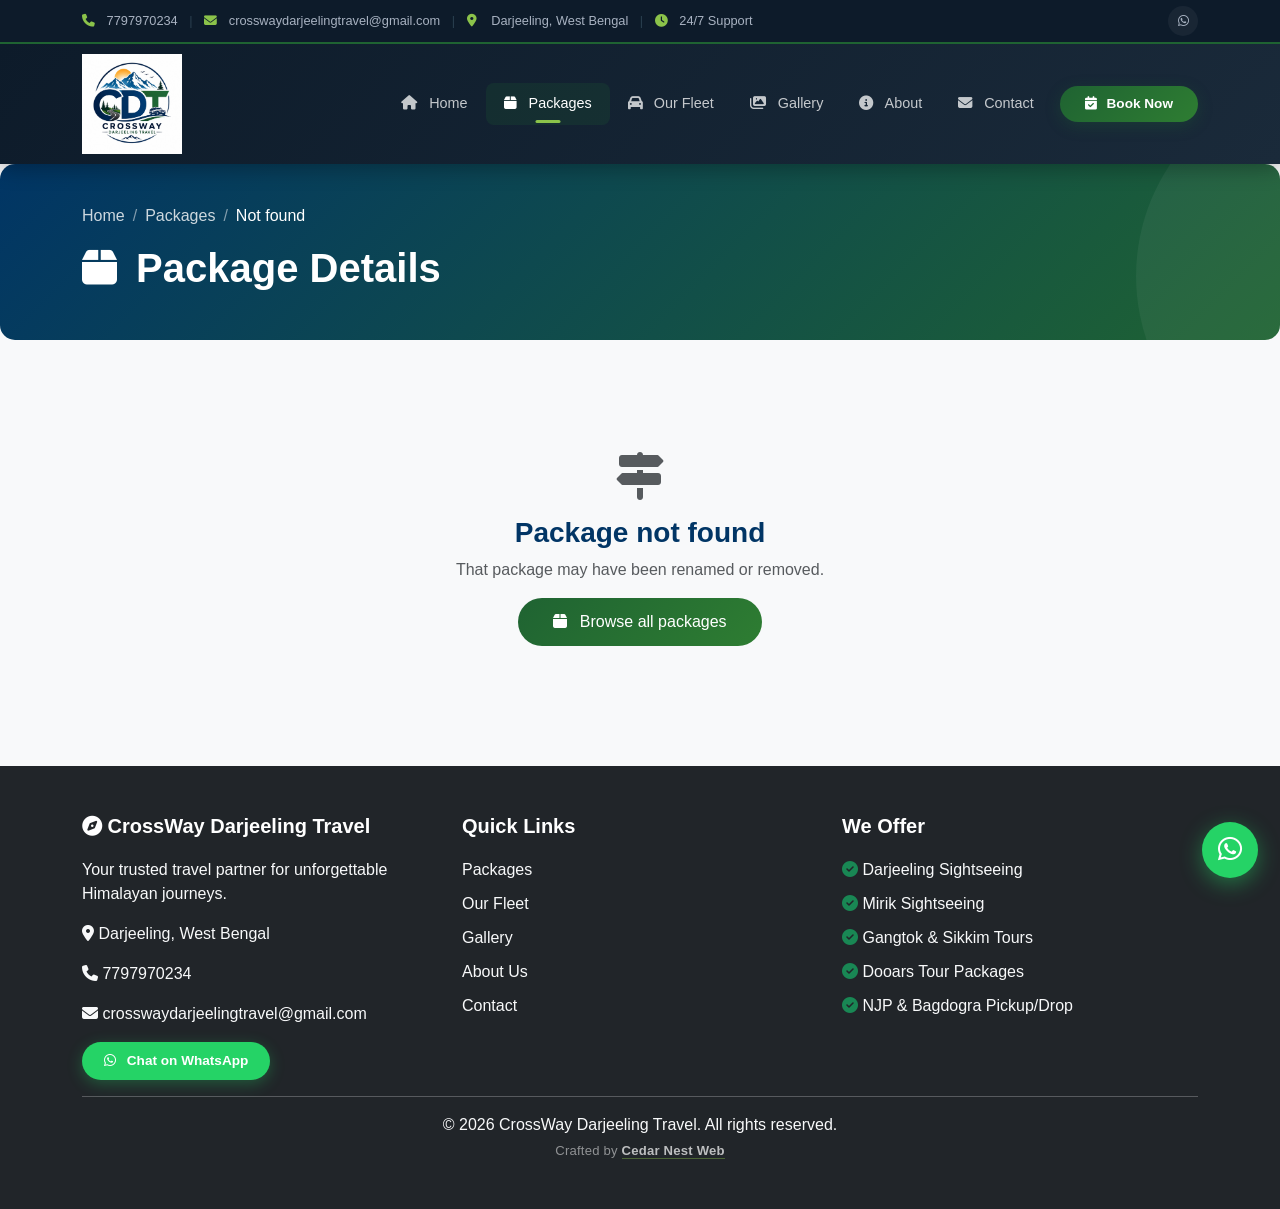
<file: package-detail.html>
<!DOCTYPE html>
<html lang="en">
<head>
    <meta charset="UTF-8">
    <meta name="viewport" content="width=device-width, initial-scale=1.0">
    <title>Tour Package | CrossWay Darjeeling Travel</title>
    <meta name="description" content="Tour package details — itinerary, what is included and what is not. Book directly on WhatsApp with CrossWay Darjeeling Travel.">
    <meta name="robots" content="index, follow">
    <link rel="canonical" href="https://crosswaydarjeelingtravel.com/package-detail.html">

    <!-- Open Graph (WhatsApp, Facebook link previews) -->
    <meta property="og:type" content="website">
    <meta property="og:site_name" content="CrossWay Darjeeling Travel">
    <meta property="og:title" content="Tour Package | CrossWay Darjeeling Travel">
    <meta property="og:description" content="Tour package details — itinerary, what is included and what is not. Book directly on WhatsApp with CrossWay Darjeeling Travel.">
    <meta property="og:url" content="https://crosswaydarjeelingtravel.com/package-detail.html">
    <meta property="og:image" content="https://crosswaydarjeelingtravel.com/images/og-cover.jpg">
    <meta property="og:image:width" content="1200">
    <meta property="og:image:height" content="630">
    <meta property="og:locale" content="en_IN">
    <meta name="twitter:card" content="summary_large_image">
    <meta name="twitter:title" content="Tour Package | CrossWay Darjeeling Travel">
    <meta name="twitter:description" content="Tour package details — itinerary, what is included and what is not. Book directly on WhatsApp with CrossWay Darjeeling Travel.">
    <meta name="twitter:image" content="https://crosswaydarjeelingtravel.com/images/og-cover.jpg">

    <!-- Icons -->
    <link rel="icon" href="favicon.ico" sizes="any">
    <link rel="icon" type="image/png" sizes="32x32" href="assets/icons/favicon-32x32.png">
    <link rel="icon" type="image/png" sizes="16x16" href="assets/icons/favicon-16x16.png">
    <link rel="apple-touch-icon" sizes="180x180" href="assets/icons/apple-touch-icon.png">
    <link rel="manifest" href="site.webmanifest">
    <meta name="theme-color" content="#013565">
    <link href="https://cdn.jsdelivr.net/npm/bootstrap@5.3.0/dist/css/bootstrap.min.css" rel="stylesheet">
    <link rel="stylesheet" href="https://cdnjs.cloudflare.com/ajax/libs/font-awesome/6.4.0/css/all.min.css">
    <link rel="stylesheet" href="assets/css/style.css">
    <style>
        /* Package Detail Styles */
        .detail-hero {
            background: linear-gradient(135deg, #013565 0%, #1f6332 100%);
            color: white;
            padding: 40px 0;
            border-radius: 15px;
            margin-bottom: 40px;
            position: relative;
            overflow: hidden;
        }
        .detail-hero::before {
            content: '';
            position: absolute;
            top: -50%;
            right: -20%;
            width: 400px;
            height: 400px;
            background: rgba(255,255,255,0.05);
            border-radius: 50%;
        }
        .detail-hero h1 {
            font-size: 2.5rem;
            font-weight: 700;
            position: relative;
            z-index: 1;
        }
        .detail-hero .breadcrumb {
            background: transparent;
            padding: 0;
            position: relative;
            z-index: 1;
        }
        .detail-hero .breadcrumb-item a {
            color: rgba(255,255,255,0.8);
            text-decoration: none;
        }
        .detail-hero .breadcrumb-item.active {
            color: #fff;
        }
        .detail-hero .breadcrumb-item + .breadcrumb-item::before {
            color: rgba(255,255,255,0.5);
        }

        .package-detail-card {
            background: #fff;
            border-radius: 16px;
            overflow: hidden;
            box-shadow: 0 4px 20px rgba(0,0,0,0.08);
            margin-bottom: 30px;
        }

        .package-detail-card .detail-image {
            width: 100%;
            height: 400px;
            object-fit: cover;
        }

        .package-detail-card .detail-content {
            padding: 30px;
        }

        .package-detail-card .detail-price {
            font-size: 2.5rem;
            font-weight: 800;
            color: #1f6332;
        }

        .package-detail-card .detail-price small {
            font-size: 1rem;
            font-weight: 400;
            color: #6c757d;
        }

        .package-detail-card .detail-meta {
            display: flex;
            gap: 20px;
            flex-wrap: wrap;
            margin: 20px 0;
            padding: 20px 0;
            border-top: 1px solid #e9ecef;
            border-bottom: 1px solid #e9ecef;
        }

        .package-detail-card .detail-meta .meta-item {
            display: flex;
            align-items: center;
            gap: 10px;
        }

        .package-detail-card .detail-meta .meta-item i {
            color: #1f6332;
            font-size: 1.2rem;
        }

        .package-detail-card .detail-meta .meta-item span {
            color: #495057;
            font-weight: 500;
        }

        .package-detail-card .detail-description {
            color: #495057;
            line-height: 1.8;
            font-size: 1.05rem;
            margin: 20px 0;
        }

        .package-detail-card .detail-section {
            background: #f8f9fa;
            padding: 25px;
            border-radius: 12px;
            margin: 20px 0;
        }

        .package-detail-card .detail-section.inclusions {
            border-left: 4px solid #1f6332;
        }

        .package-detail-card .detail-section.exclusions {
            border-left: 4px solid #dc3545;
        }

        .package-detail-card .detail-section h5 {
            color: #013565;
            font-weight: 700;
            margin-bottom: 15px;
        }

        .package-detail-card .detail-section ul {
            list-style: none;
            padding: 0;
            margin: 0;
        }

        .package-detail-card .detail-section ul li {
            padding: 8px 0;
            border-bottom: 1px solid #e9ecef;
            display: flex;
            align-items: center;
            gap: 10px;
        }

        .package-detail-card .detail-section ul li:last-child {
            border-bottom: none;
        }

        .package-detail-card .detail-section ul li i {
            width: 20px;
        }

        .package-detail-card .detail-section.inclusions ul li i {
            color: #1f6332;
        }

        .package-detail-card .detail-section.exclusions ul li i {
            color: #dc3545;
        }

        .package-detail-card .detail-actions {
            display: flex;
            gap: 15px;
            flex-wrap: wrap;
            margin-top: 30px;
        }

        .package-detail-card .btn-book-now {
            background: linear-gradient(135deg, #1f6332, #2e7d32);
            color: #fff;
            padding: 15px 40px;
            border-radius: 50px;
            font-weight: 600;
            transition: all 0.3s ease;
            text-decoration: none;
            display: inline-flex;
            align-items: center;
            gap: 10px;
            border: none;
        }

        .package-detail-card .btn-book-now:hover {
            transform: translateY(-2px);
            box-shadow: 0 8px 30px rgba(31, 99, 50, 0.4);
            color: #fff;
        }

        .package-detail-card .btn-back {
            background: transparent;
            color: #013565;
            padding: 15px 30px;
            border-radius: 50px;
            font-weight: 600;
            text-decoration: none;
            display: inline-flex;
            align-items: center;
            gap: 10px;
            border: 2px solid #013565;
            transition: all 0.3s ease;
        }

        .package-detail-card .btn-back:hover {
            background: #013565;
            color: #fff;
        }

        .badge-featured-lg {
            background: linear-gradient(135deg, #f9a825, #fbc02d);
            color: #1a1a2e;
            padding: 8px 20px;
            border-radius: 50px;
            font-weight: 700;
            font-size: 0.9rem;
            display: inline-block;
            margin-top: 10px;
        }

        .badge-featured-lg i {
            margin-right: 8px;
        }

        /* Package Card for Related */
        .package-card {
            background: #fff;
            border-radius: 12px;
            overflow: hidden;
            transition: all 0.3s ease;
            box-shadow: 0 2px 15px rgba(0,0,0,0.06);
            height: 100%;
            border: 1px solid #f0f0f0;
        }

        .package-card:hover {
            transform: translateY(-5px);
            box-shadow: 0 8px 30px rgba(0,0,0,0.12);
        }

        .package-card .image-wrapper {
            position: relative;
            overflow: hidden;
            height: 180px;
        }

        .package-card .image-wrapper img {
            width: 100%;
            height: 100%;
            object-fit: cover;
        }

        .package-card .image-wrapper .price-overlay {
            position: absolute;
            bottom: 0;
            left: 0;
            right: 0;
            padding: 15px;
            background: linear-gradient(transparent, rgba(0,0,0,0.7));
            color: #fff;
        }

        .package-card .image-wrapper .price-overlay .price {
            font-size: 1.3rem;
            font-weight: 700;
        }

        .package-card .body-content {
            padding: 20px;
        }

        .package-card .body-content h6 {
            font-weight: 700;
            color: #1a1a2e;
            margin-bottom: 8px;
        }

        .package-card .body-content p {
            color: #6c757d;
            font-size: 0.85rem;
            margin-bottom: 12px;
        }

        @media (max-width: 768px) {
            .package-detail-card .detail-image {
                height: 250px;
            }
            .package-detail-card .detail-price {
                font-size: 2rem;
            }
            .detail-hero h1 {
                font-size: 1.8rem;
            }
            .package-detail-card .detail-actions {
                flex-direction: column;
            }
            .package-detail-card .btn-book-now,
            .package-detail-card .btn-back {
                width: 100%;
                justify-content: center;
            }
        }
    </style>
</head>
<body>

<!-- ==========================================
     TOP BAR - Contact & Social
     ========================================== -->
<div class="top-bar">
    <div class="container">
        <div class="row align-items-center">
            <div class="col-md-8 col-12">
                <div class="top-contact">
                    <i class="fas fa-phone"></i>
                    <a href="tel:7797970234">7797970234</a>
                    <span class="divider">|</span>
                    <i class="fas fa-envelope"></i>
                    <a href="mailto:crosswaydarjeelingtravel@gmail.com">crosswaydarjeelingtravel@gmail.com</a>
                    <span class="divider">|</span>
                    <i class="fas fa-map-marker-alt"></i>
                    <span>Darjeeling, West Bengal</span>
                    <span class="divider">|</span>
                    <i class="fas fa-clock"></i>
                    <span>24/7 Support</span>
                </div>
            </div>
            <div class="col-md-4 col-12">
                <div class="social-icons text-md-end text-center">
                    <a href="https://wa.me/917797970234" target="_blank" rel="noopener" title="WhatsApp">
                        <i class="fab fa-whatsapp"></i>
                    </a>
                </div>
            </div>
        </div>
    </div>
</div>

<!-- ==========================================
     MAIN NAVBAR
     ========================================== -->
<nav class="navbar navbar-expand-lg main-navbar" id="mainNavbar">
    <div class="container">
        <!-- Logo / Brand -->
        <a class="navbar-brand" href="index.html">
            <div class="logo-text">
                <img src="images/logo.jpeg" alt="CrossWay Darjeeling Travel" width="100" height="100" style="width:100px;height:auto" fetchpriority="high">
            </div>
        </a>

        <!-- Mobile Toggle Button -->
        <button class="navbar-toggler" type="button" data-bs-toggle="collapse" data-bs-target="#navbarNav" aria-controls="navbarNav" aria-expanded="false" aria-label="Toggle navigation">
            <span class="fa fa-bars"></span>
        </button>

        <!-- Navigation Links -->
        <div class="collapse navbar-collapse" id="navbarNav">
            <ul class="navbar-nav ms-auto align-items-lg-center">
                <li class="nav-item">
                    <a class="nav-link" href="index.html">
                        <i class="fas fa-home"></i> Home
                    </a>
                </li>
                <li class="nav-item">
                    <a class="nav-link" href="packages.html">
                        <i class="fas fa-box"></i> Packages
                    </a>
                </li>
                <li class="nav-item">
                    <a class="nav-link" href="cars.html">
                        <i class="fas fa-car"></i> Our Fleet
                    </a>
                </li>
                <li class="nav-item">
                    <a class="nav-link" href="gallery.html">
                        <i class="fas fa-images"></i> Gallery
                    </a>
                </li>
                <li class="nav-item">
                    <a class="nav-link" href="about.html">
                        <i class="fas fa-info-circle"></i> About
                    </a>
                </li>
                <li class="nav-item">
                    <a class="nav-link" href="contact.html">
                        <i class="fas fa-envelope"></i> Contact
                    </a>
                </li>

                <!-- Book Now Button -->
                <li class="nav-item ms-lg-2">
                    <a href="contact.html" class="btn btn-book">
                        <i class="fas fa-calendar-check"></i> Book Now
                    </a>
                </li>
            </ul>
        </div>
    </div>
</nav>


<!-- Hero Section -->
<section class="detail-hero">
    <div class="container">
        <nav aria-label="breadcrumb">
            <ol class="breadcrumb">
                <li class="breadcrumb-item"><a href="index.html">Home</a></li>
                <li class="breadcrumb-item"><a href="packages.html">Packages</a></li>
                <li class="breadcrumb-item active" id="detailBreadcrumb">Package</li>
            </ol>
        </nav>
        <h1><i class="fas fa-box me-2"></i> Package Details</h1>
    </div>
</section>

<div class="container py-4">
    <div class="row">
        <div class="col-lg-12">
            <div id="packageDetail"></div>
        </div>
    </div>
</div>

<footer class="footer bg-dark text-light py-5 mt-5">
    <div class="container">
        <div class="row">
            <div class="col-md-4">
                <h5><i class="fas fa-compass"></i> CrossWay Darjeeling Travel</h5>
                <p>Your trusted travel partner for unforgettable Himalayan journeys.</p>
                <p><i class="fas fa-map-marker-alt"></i> Darjeeling, West Bengal</p>
                <p><i class="fas fa-phone"></i> <a href="tel:7797970234" class="text-light footer-contact">7797970234</a></p>
                <p><i class="fas fa-envelope"></i> <a href="mailto:crosswaydarjeelingtravel@gmail.com" class="text-light footer-contact">crosswaydarjeelingtravel@gmail.com</a></p>
                <a href="https://wa.me/917797970234" target="_blank" rel="noopener" class="btn-footer-wa">
                    <i class="fab fa-whatsapp"></i> Chat on WhatsApp
                </a>
            </div>
            <div class="col-md-4">
                <h5>Quick Links</h5>
                <ul class="list-unstyled">
                    <li><a href="packages.html" class="text-light">Packages</a></li>
                    <li><a href="cars.html" class="text-light">Our Fleet</a></li>
                    <li><a href="gallery.html" class="text-light">Gallery</a></li>
                    <li><a href="about.html" class="text-light">About Us</a></li>
                    <li><a href="contact.html" class="text-light">Contact</a></li>
                </ul>
            </div>
            <div class="col-md-4">
                <h5>We Offer</h5>
                <ul class="list-unstyled">
                    <li><i class="fas fa-check-circle text-success"></i> Darjeeling Sightseeing</li>
                    <li><i class="fas fa-check-circle text-success"></i> Mirik Sightseeing</li>
                    <li><i class="fas fa-check-circle text-success"></i> Gangtok &amp; Sikkim Tours</li>
                    <li><i class="fas fa-check-circle text-success"></i> Dooars Tour Packages</li>
                    <li><i class="fas fa-check-circle text-success"></i> NJP &amp; Bagdogra Pickup/Drop</li>
                </ul>
            </div>
        </div>
        <hr class="bg-light">
        <div class="text-center">
            <p class="mb-1">&copy; <span id="footerYear">2026</span> CrossWay Darjeeling Travel. All rights reserved.</p>
            <p class="mb-0 footer-credit">
                Crafted by
                <a href="https://cedarnestweb.vercel.app" target="_blank" rel="noopener">Cedar Nest Web</a>
            </p>
        </div>
    </div>
</footer>

<!-- Floating WhatsApp button -->
<a href="https://wa.me/917797970234" target="_blank" rel="noopener" class="wa-float" title="Chat on WhatsApp" aria-label="Chat on WhatsApp">
    <i class="fab fa-whatsapp"></i>
</a>

<script src="https://cdn.jsdelivr.net/npm/bootstrap@5.3.0/dist/js/bootstrap.bundle.min.js"></script>

<script src="data/packages.js"></script>
<script src="assets/js/site.js"></script>
<script src="assets/js/render.js"></script>
</body>
</html>
</file>
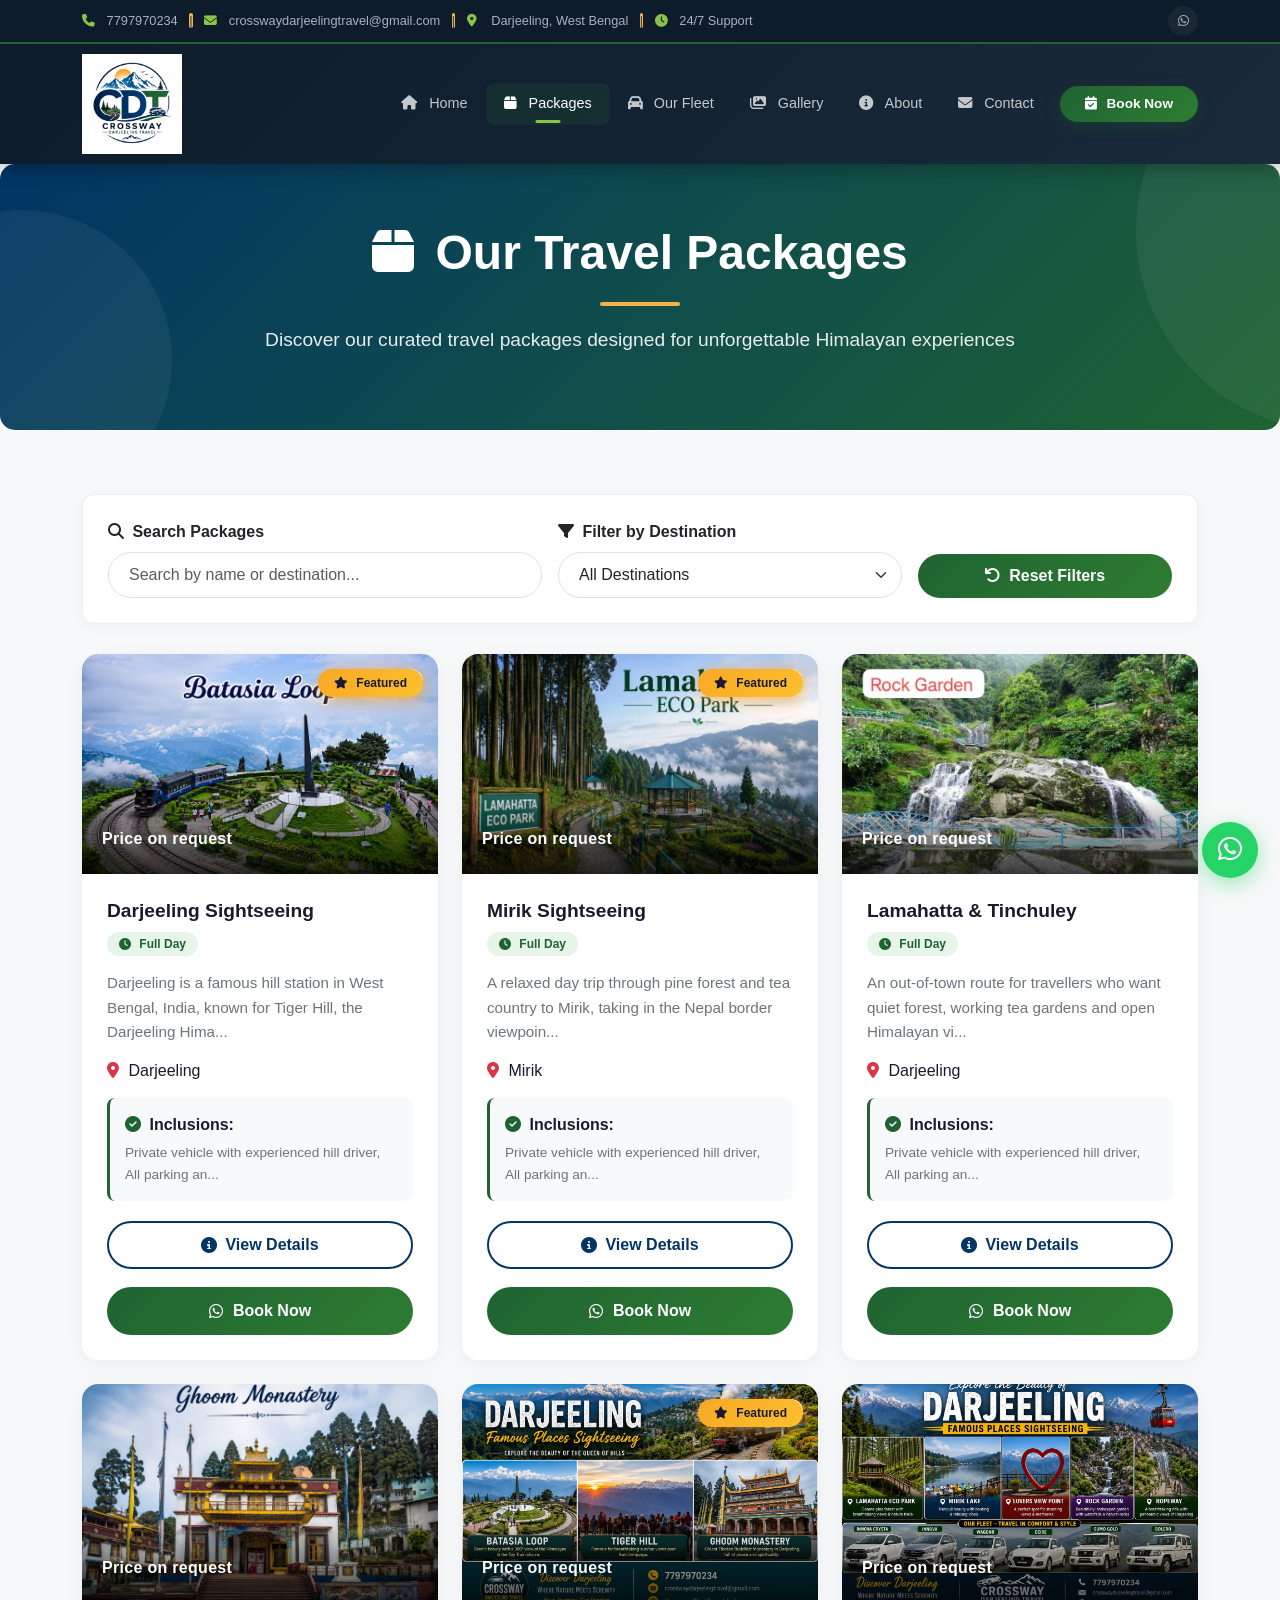
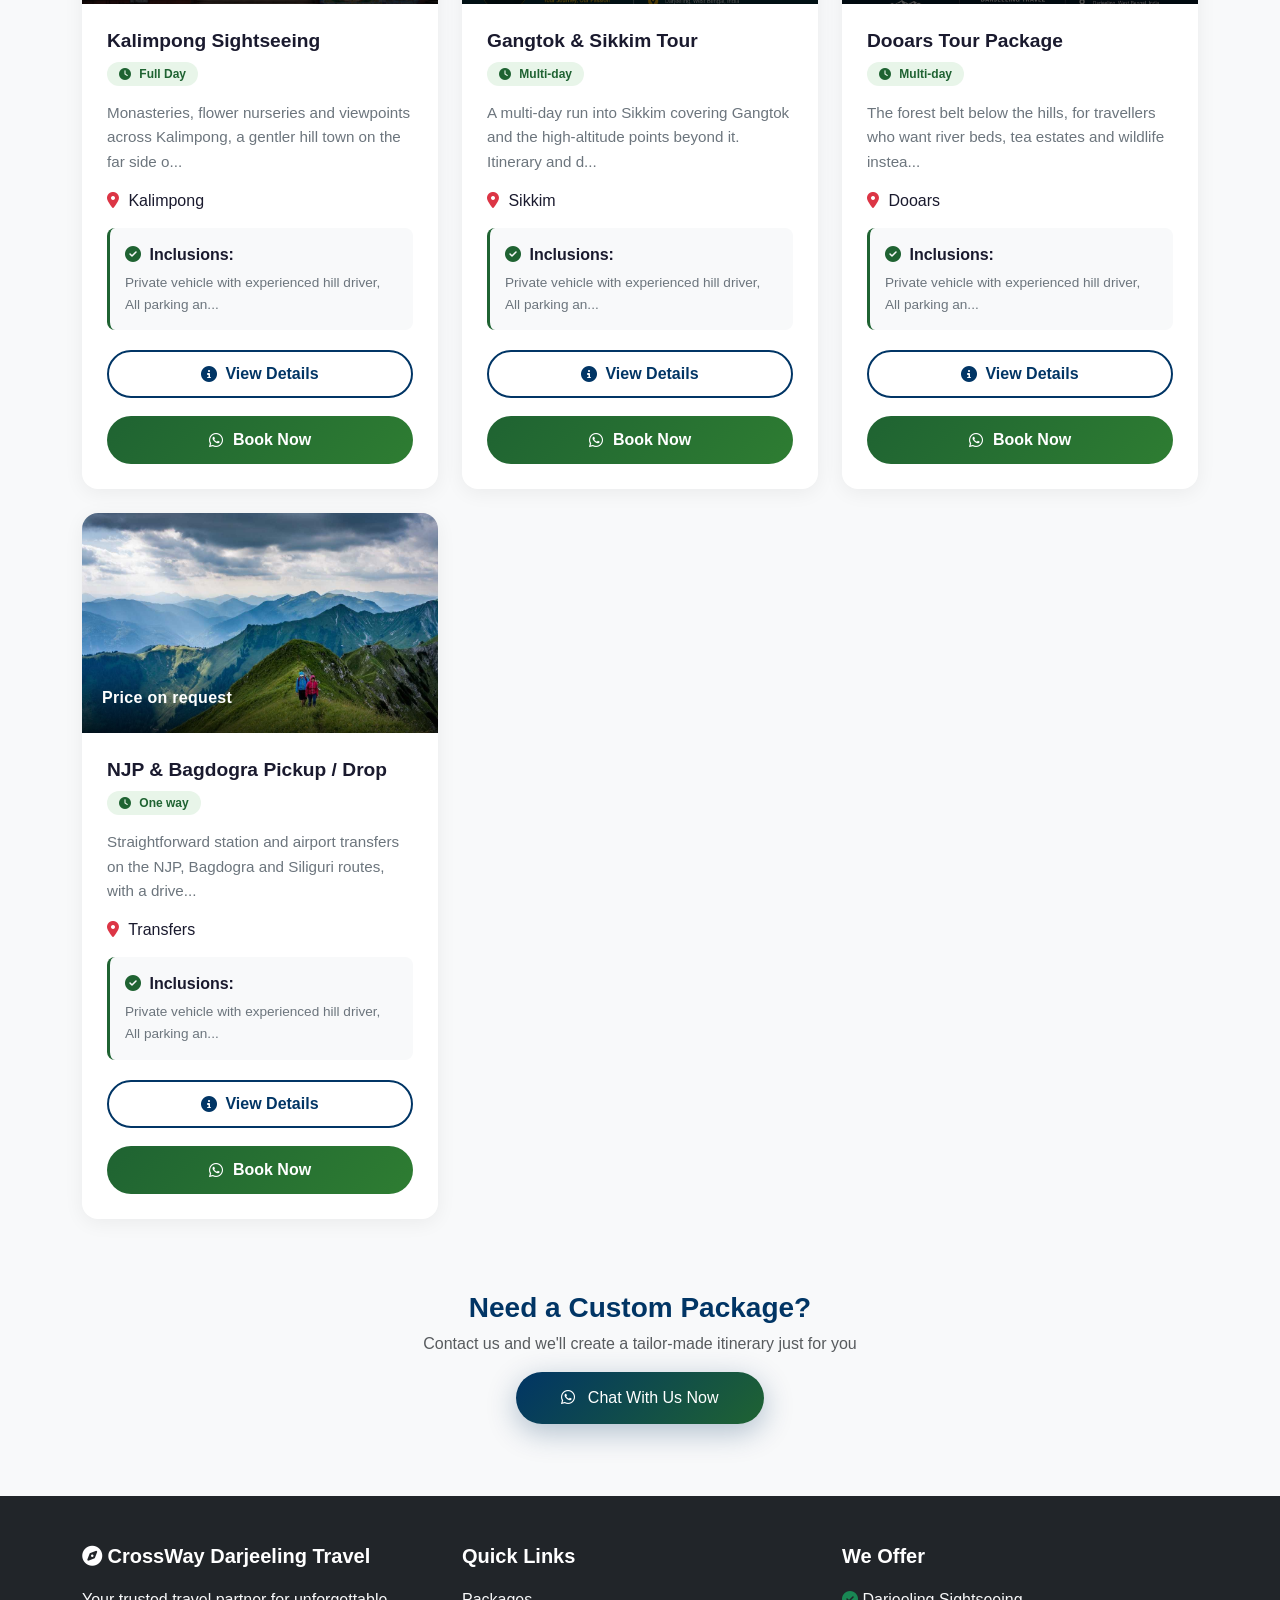
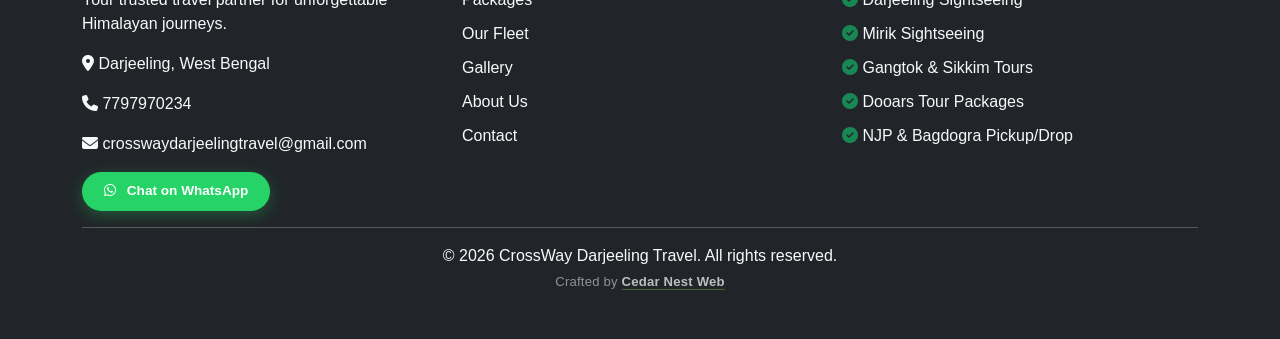
<file: packages.html>
<!DOCTYPE html>
<html lang="en">
<head>
    <meta charset="UTF-8">
    <meta name="viewport" content="width=device-width, initial-scale=1.0">
    <title>Darjeeling Tour Packages | CrossWay Darjeeling Travel</title>
    <meta name="description" content="Darjeeling tour packages: 7-point and 3-point sightseeing, Mirik, Lamahatta, Kalimpong, Gangtok &amp; Sikkim and Dooars. Custom itineraries on request.">
    <meta name="robots" content="index, follow">
    <link rel="canonical" href="https://crosswaydarjeelingtravel.com/packages.html">

    <!-- Open Graph (WhatsApp, Facebook link previews) -->
    <meta property="og:type" content="website">
    <meta property="og:site_name" content="CrossWay Darjeeling Travel">
    <meta property="og:title" content="Darjeeling Tour Packages | CrossWay Darjeeling Travel">
    <meta property="og:description" content="Darjeeling tour packages: 7-point and 3-point sightseeing, Mirik, Lamahatta, Kalimpong, Gangtok &amp; Sikkim and Dooars. Custom itineraries on request.">
    <meta property="og:url" content="https://crosswaydarjeelingtravel.com/packages.html">
    <meta property="og:image" content="https://crosswaydarjeelingtravel.com/images/og-cover.jpg">
    <meta property="og:image:width" content="1200">
    <meta property="og:image:height" content="630">
    <meta property="og:locale" content="en_IN">
    <meta name="twitter:card" content="summary_large_image">
    <meta name="twitter:title" content="Darjeeling Tour Packages | CrossWay Darjeeling Travel">
    <meta name="twitter:description" content="Darjeeling tour packages: 7-point and 3-point sightseeing, Mirik, Lamahatta, Kalimpong, Gangtok &amp; Sikkim and Dooars. Custom itineraries on request.">
    <meta name="twitter:image" content="https://crosswaydarjeelingtravel.com/images/og-cover.jpg">

    <!-- Icons -->
    <link rel="icon" href="favicon.ico" sizes="any">
    <link rel="icon" type="image/png" sizes="32x32" href="assets/icons/favicon-32x32.png">
    <link rel="icon" type="image/png" sizes="16x16" href="assets/icons/favicon-16x16.png">
    <link rel="apple-touch-icon" sizes="180x180" href="assets/icons/apple-touch-icon.png">
    <link rel="manifest" href="site.webmanifest">
    <meta name="theme-color" content="#013565">
    <link href="https://cdn.jsdelivr.net/npm/bootstrap@5.3.0/dist/css/bootstrap.min.css" rel="stylesheet">
    <link rel="stylesheet" href="https://cdnjs.cloudflare.com/ajax/libs/font-awesome/6.4.0/css/all.min.css">
    <link rel="stylesheet" href="assets/css/style.css">
    <style>
        /* ============================================
           PACKAGES PAGE STYLES
           ============================================ */
        
        /* Hero Section */
        .packages-hero {
            background: linear-gradient(135deg, #013565 0%, #1f6332 100%);
            color: white;
            padding: 60px 0;
            border-radius: 15px;
            margin-bottom: 40px;
            position: relative;
            overflow: hidden;
        }
        .packages-hero::before {
            content: '';
            position: absolute;
            top: -50%;
            right: -20%;
            width: 400px;
            height: 400px;
            background: rgba(255,255,255,0.05);
            border-radius: 50%;
        }
        .packages-hero::after {
            content: '';
            position: absolute;
            bottom: -30%;
            left: -10%;
            width: 300px;
            height: 300px;
            background: rgba(255,255,255,0.05);
            border-radius: 50%;
        }
        .packages-hero h1 {
            font-size: 3rem;
            font-weight: 700;
            position: relative;
            z-index: 1;
        }
        .packages-hero p {
            font-size: 1.2rem;
            opacity: 0.9;
            position: relative;
            z-index: 1;
        }
        .divider {
            width: 80px;
            height: 4px;
            background: #f5b342;
            margin: 20px auto;
            border-radius: 2px;
        }

        /* Package Cards */
        .package-card {
            background: #fff;
            border-radius: 16px;
            overflow: hidden;
            transition: all 0.4s ease;
            box-shadow: 0 4px 20px rgba(0,0,0,0.06);
            height: 100%;
            border: none;
        }

        .package-card:hover {
            transform: translateY(-12px);
            box-shadow: 0 16px 50px rgba(0,0,0,0.12);
        }

        .package-card .image-wrapper {
            position: relative;
            overflow: hidden;
            height: 220px;
        }

        .package-card .image-wrapper img {
            width: 100%;
            height: 100%;
            object-fit: cover;
            transition: transform 0.6s ease;
        }

        .package-card:hover .image-wrapper img {
            transform: scale(1.08);
        }

        .package-card .image-wrapper .badge-top-right {
            position: absolute;
            top: 15px;
            right: 15px;
            background: linear-gradient(135deg, #f9a825, #fbc02d);
            color: #1a1a2e;
            padding: 5px 16px;
            border-radius: 50px;
            font-weight: 700;
            font-size: 0.75rem;
            box-shadow: 0 4px 15px rgba(249, 168, 37, 0.4);
            z-index: 2;
        }

        .package-card .image-wrapper .badge-top-right i {
            margin-right: 5px;
        }

        .package-card .image-wrapper .price-overlay {
            position: absolute;
            bottom: 0;
            left: 0;
            right: 0;
            padding: 20px;
            background: linear-gradient(transparent, rgba(0,0,0,0.7));
            color: #fff;
        }

        .package-card .image-wrapper .price-overlay .price {
            font-size: 1.6rem;
            font-weight: 800;
        }

        .package-card .image-wrapper .price-overlay .price small {
            font-size: 0.9rem;
            font-weight: 400;
            opacity: 0.8;
        }

        .package-card .body-content {
            padding: 25px;
        }

        .package-card .body-content h5 {
            font-weight: 700;
            font-size: 1.2rem;
            color: #1a1a2e;
            margin-bottom: 10px;
        }

        .package-card .body-content .meta {
            display: flex;
            gap: 15px;
            font-size: 0.85rem;
            color: #6c757d;
            margin-bottom: 15px;
            flex-wrap: wrap;
        }

        .package-card .body-content .meta i {
            color: #1f6332;
            margin-right: 5px;
        }

        .package-card .body-content .meta .badge-duration {
            background: #e8f5e9;
            color: #1f6332;
            padding: 3px 12px;
            border-radius: 50px;
            font-weight: 600;
            font-size: 0.75rem;
        }

        .package-card .body-content .meta .badge-featured {
            background: #fff3e0;
            color: #f57c00;
            padding: 3px 12px;
            border-radius: 50px;
            font-weight: 600;
            font-size: 0.75rem;
        }

        .package-card .body-content p {
            color: #6c757d;
            font-size: 0.95rem;
            line-height: 1.6;
            margin-bottom: 15px;
        }

        .package-card .body-content .destination {
            color: #1a1a2e;
            font-weight: 500;
            margin-bottom: 15px;
        }

        .package-card .body-content .destination i {
            color: #dc3545;
            margin-right: 5px;
        }

        .package-card .body-content .inclusions {
            background: #f8f9fa;
            padding: 15px;
            border-radius: 8px;
            margin-bottom: 20px;
            border-left: 3px solid #1f6332;
        }

        .package-card .body-content .inclusions strong {
            color: #1a1a2e;
            display: block;
            margin-bottom: 5px;
        }

        .package-card .body-content .inclusions p {
            margin-bottom: 0;
            font-size: 0.85rem;
        }

        .package-card .btn-book {
            background: linear-gradient(135deg, #1f6332, #2e7d32);
            color: #fff;
            padding: 12px 30px;
            border-radius: 50px;
            font-weight: 600;
            transition: all 0.3s ease;
            text-decoration: none;
            display: inline-flex;
            align-items: center;
            justify-content: center;
            gap: 10px;
            width: 100%;
            border: none;
        }

        .package-card .btn-book:hover {
            transform: translateY(-2px);
            box-shadow: 0 8px 30px rgba(31, 99, 50, 0.4);
            background: linear-gradient(135deg, #2e7d32, #388e3c);
            color: #fff;
        }

        .package-card .btn-detail {
            background: transparent;
            color: #013565;
            padding: 10px 20px;
            border-radius: 50px;
            font-weight: 600;
            transition: all 0.3s ease;
            text-decoration: none;
            display: inline-flex;
            align-items: center;
            justify-content: center;
            gap: 8px;
            border: 2px solid #013565;
            width: 100%;
            margin-bottom: 10px;
        }

        .package-card .btn-detail:hover {
            background: #013565;
            color: #fff;
            transform: translateY(-2px);
            box-shadow: 0 8px 30px rgba(1, 53, 101, 0.2);
        }

        .package-card .btn-group-buttons {
            display: flex;
            flex-direction: column;
            gap: 8px;
        }

        /* Stats Section */
        .stats-section {
            background: linear-gradient(135deg, #f8f9fa, #e9ecef);
            padding: 40px 0;
            border-radius: 12px;
            margin: 30px 0;
        }
        .stat-item {
            text-align: center;
            padding: 20px;
        }
        .stat-number {
            font-size: 2.5rem;
            font-weight: 700;
            color: #013565;
        }
        .stat-label {
            color: #6c757d;
            font-size: 0.9rem;
            text-transform: uppercase;
            letter-spacing: 1px;
        }
        .stat-icon {
            font-size: 2rem;
            color: #1f6332;
            margin-bottom: 10px;
            display: block;
        }

        /* Filter/Search Section */
        .filter-section {
            background: #fff;
            padding: 25px;
            border-radius: 12px;
            box-shadow: 0 2px 15px rgba(0,0,0,0.05);
            margin-bottom: 30px;
            border: 1px solid #f0f0f0;
        }

        .filter-section .form-control,
        .filter-section .form-select {
            border-radius: 50px;
            padding: 10px 20px;
            border-color: #e0e0e0;
        }

        .filter-section .form-control:focus,
        .filter-section .form-select:focus {
            border-color: #1f6332;
            box-shadow: 0 0 0 0.2rem rgba(31, 99, 50, 0.1);
        }

        .filter-section .btn-filter {
            background: linear-gradient(135deg, #1f6332, #2e7d32);
            color: #fff;
            border-radius: 50px;
            padding: 10px 30px;
            font-weight: 600;
            border: none;
            transition: all 0.3s ease;
        }

        .filter-section .btn-filter:hover {
            transform: translateY(-2px);
            box-shadow: 0 8px 30px rgba(31, 99, 50, 0.3);
            color: #fff;
        }

        /* Responsive */
        @media (max-width: 768px) {
            .packages-hero h1 {
                font-size: 2rem;
            }
            .packages-hero p {
                font-size: 1rem;
            }
            .stat-number {
                font-size: 1.8rem;
            }
            .package-card .image-wrapper {
                height: 180px;
            }
            .filter-section .btn-filter {
                width: 100%;
            }
        }

        @media (max-width: 576px) {
            .package-card .image-wrapper {
                height: 160px;
            }
            .package-card .body-content {
                padding: 18px;
            }
            .package-card .body-content h5 {
                font-size: 1rem;
            }
            .package-card .body-content .meta {
                font-size: 0.75rem;
                gap: 8px;
            }
            .package-card .image-wrapper .price-overlay .price {
                font-size: 1.2rem;
            }
        }
    </style>
</head>
<body>

<!-- ==========================================
     TOP BAR - Contact & Social
     ========================================== -->
<div class="top-bar">
    <div class="container">
        <div class="row align-items-center">
            <div class="col-md-8 col-12">
                <div class="top-contact">
                    <i class="fas fa-phone"></i>
                    <a href="tel:7797970234">7797970234</a>
                    <span class="divider">|</span>
                    <i class="fas fa-envelope"></i>
                    <a href="mailto:crosswaydarjeelingtravel@gmail.com">crosswaydarjeelingtravel@gmail.com</a>
                    <span class="divider">|</span>
                    <i class="fas fa-map-marker-alt"></i>
                    <span>Darjeeling, West Bengal</span>
                    <span class="divider">|</span>
                    <i class="fas fa-clock"></i>
                    <span>24/7 Support</span>
                </div>
            </div>
            <div class="col-md-4 col-12">
                <div class="social-icons text-md-end text-center">
                    <a href="https://wa.me/917797970234" target="_blank" rel="noopener" title="WhatsApp">
                        <i class="fab fa-whatsapp"></i>
                    </a>
                </div>
            </div>
        </div>
    </div>
</div>

<!-- ==========================================
     MAIN NAVBAR
     ========================================== -->
<nav class="navbar navbar-expand-lg main-navbar" id="mainNavbar">
    <div class="container">
        <!-- Logo / Brand -->
        <a class="navbar-brand" href="index.html">
            <div class="logo-text">
                <img src="images/logo.jpeg" alt="CrossWay Darjeeling Travel" width="100" height="100" style="width:100px;height:auto" fetchpriority="high">
            </div>
        </a>

        <!-- Mobile Toggle Button -->
        <button class="navbar-toggler" type="button" data-bs-toggle="collapse" data-bs-target="#navbarNav" aria-controls="navbarNav" aria-expanded="false" aria-label="Toggle navigation">
            <span class="fa fa-bars"></span>
        </button>

        <!-- Navigation Links -->
        <div class="collapse navbar-collapse" id="navbarNav">
            <ul class="navbar-nav ms-auto align-items-lg-center">
                <li class="nav-item">
                    <a class="nav-link" href="index.html">
                        <i class="fas fa-home"></i> Home
                    </a>
                </li>
                <li class="nav-item">
                    <a class="nav-link" href="packages.html">
                        <i class="fas fa-box"></i> Packages
                    </a>
                </li>
                <li class="nav-item">
                    <a class="nav-link" href="cars.html">
                        <i class="fas fa-car"></i> Our Fleet
                    </a>
                </li>
                <li class="nav-item">
                    <a class="nav-link" href="gallery.html">
                        <i class="fas fa-images"></i> Gallery
                    </a>
                </li>
                <li class="nav-item">
                    <a class="nav-link" href="about.html">
                        <i class="fas fa-info-circle"></i> About
                    </a>
                </li>
                <li class="nav-item">
                    <a class="nav-link" href="contact.html">
                        <i class="fas fa-envelope"></i> Contact
                    </a>
                </li>

                <!-- Book Now Button -->
                <li class="nav-item ms-lg-2">
                    <a href="contact.html" class="btn btn-book">
                        <i class="fas fa-calendar-check"></i> Book Now
                    </a>
                </li>
            </ul>
        </div>
    </div>
</nav>


<!-- Hero Section -->
<section class="packages-hero">
    <div class="container text-center">
        <h1><i class="fas fa-box me-2"></i> Our Travel Packages</h1>
        <div class="divider"></div>
        <p>Discover our curated travel packages designed for unforgettable Himalayan experiences</p>
    </div>
</section>

<div class="container py-4">
    <!-- Filter/Search Section -->
    <div class="filter-section">
        <div class="row g-3 align-items-end">
            <div class="col-md-5">
                <label class="form-label fw-bold"><i class="fas fa-search me-1"></i> Search Packages</label>
                <input type="text" class="form-control" id="searchPackages" placeholder="Search by name or destination..." onkeyup="filterPackages()">
            </div>
            <div class="col-md-4">
                <label class="form-label fw-bold"><i class="fas fa-filter me-1"></i> Filter by Destination</label>
                <select class="form-select" id="filterDestination" onchange="filterPackages()">
                    <option value="all">All Destinations</option>
                    <option value="Darjeeling">Darjeeling</option>
                    <option value="Sikkim">Sikkim</option>
                    <option value="Gangtok">Gangtok</option>
                    <option value="Mirik">Mirik</option>
                    <option value="Dooars">Dooars</option>
                </select>
            </div>
            <div class="col-md-3">
                <button class="btn-filter w-100" onclick="resetFilters()">
                    <i class="fas fa-undo me-1"></i> Reset Filters
                </button>
            </div>
        </div>
    </div>

    <!-- Packages Grid -->
    <div class="row" id="packagesGrid"></div>

    <!-- No Results Message -->
    <div id="noResults" class="text-center py-5" style="display: none;">
        <i class="fas fa-search fa-3x text-muted mb-3"></i>
        <h4>No packages found</h4>
        <p class="text-muted">Try adjusting your search or filter criteria</p>
        <button class="btn btn-primary" onclick="resetFilters()" style="border-radius: 50px; padding: 10px 30px; background: linear-gradient(135deg, #1f6332, #2e7d32); border: none;">
            <i class="fas fa-undo me-1"></i> Reset Filters
        </button>
    </div>

    <!-- Call to Action -->
    <div class="text-center mt-5">
        <h3 style="color: #013565; font-weight: 700;">Need a Custom Package?</h3>
        <p class="text-muted">Contact us and we'll create a tailor-made itinerary just for you</p>
        <a href="https://wa.me/917797970234?text=Hi%21%20I%27d%20like%20a%20custom%20package." target="_blank" rel="noopener" class="btn btn-primary" style="border-radius: 50px; padding: 14px 45px; background: linear-gradient(135deg, #013565, #1f6332); border: none; box-shadow: 0 8px 30px rgba(1, 53, 101, 0.3); transition: all 0.3s ease;">
            <i class="fab fa-whatsapp me-2"></i> Chat With Us Now
        </a>
    </div>
</div>

<footer class="footer bg-dark text-light py-5 mt-5">
    <div class="container">
        <div class="row">
            <div class="col-md-4">
                <h5><i class="fas fa-compass"></i> CrossWay Darjeeling Travel</h5>
                <p>Your trusted travel partner for unforgettable Himalayan journeys.</p>
                <p><i class="fas fa-map-marker-alt"></i> Darjeeling, West Bengal</p>
                <p><i class="fas fa-phone"></i> <a href="tel:7797970234" class="text-light footer-contact">7797970234</a></p>
                <p><i class="fas fa-envelope"></i> <a href="mailto:crosswaydarjeelingtravel@gmail.com" class="text-light footer-contact">crosswaydarjeelingtravel@gmail.com</a></p>
                <a href="https://wa.me/917797970234" target="_blank" rel="noopener" class="btn-footer-wa">
                    <i class="fab fa-whatsapp"></i> Chat on WhatsApp
                </a>
            </div>
            <div class="col-md-4">
                <h5>Quick Links</h5>
                <ul class="list-unstyled">
                    <li><a href="packages.html" class="text-light">Packages</a></li>
                    <li><a href="cars.html" class="text-light">Our Fleet</a></li>
                    <li><a href="gallery.html" class="text-light">Gallery</a></li>
                    <li><a href="about.html" class="text-light">About Us</a></li>
                    <li><a href="contact.html" class="text-light">Contact</a></li>
                </ul>
            </div>
            <div class="col-md-4">
                <h5>We Offer</h5>
                <ul class="list-unstyled">
                    <li><i class="fas fa-check-circle text-success"></i> Darjeeling Sightseeing</li>
                    <li><i class="fas fa-check-circle text-success"></i> Mirik Sightseeing</li>
                    <li><i class="fas fa-check-circle text-success"></i> Gangtok &amp; Sikkim Tours</li>
                    <li><i class="fas fa-check-circle text-success"></i> Dooars Tour Packages</li>
                    <li><i class="fas fa-check-circle text-success"></i> NJP &amp; Bagdogra Pickup/Drop</li>
                </ul>
            </div>
        </div>
        <hr class="bg-light">
        <div class="text-center">
            <p class="mb-1">&copy; <span id="footerYear">2026</span> CrossWay Darjeeling Travel. All rights reserved.</p>
            <p class="mb-0 footer-credit">
                Crafted by
                <a href="https://cedarnestweb.vercel.app" target="_blank" rel="noopener">Cedar Nest Web</a>
            </p>
        </div>
    </div>
</footer>

<!-- Floating WhatsApp button -->
<a href="https://wa.me/917797970234" target="_blank" rel="noopener" class="wa-float" title="Chat on WhatsApp" aria-label="Chat on WhatsApp">
    <i class="fab fa-whatsapp"></i>
</a>

<script src="https://cdn.jsdelivr.net/npm/bootstrap@5.3.0/dist/js/bootstrap.bundle.min.js"></script>


<script src="data/packages.js"></script>
<script src="assets/js/site.js"></script>
<script src="assets/js/render.js"></script>
</body>
</html>
</file>
<file: assets/css/style.css>
/* ============================================
   css/style.css - COMPLETE FIXED VERSION
   ============================================ */

* {
    margin: 0;
    padding: 0;
    box-sizing: border-box;
}

body {
    font-family: 'Segoe UI', Tahoma, Geneva, Verdana, sans-serif;
    background-color: #f8f9fa;
    overflow-x: hidden;
}

/* ============================================
   NAVBAR
   ----------------------------------------
   The old white-navbar rules that used to live here were removed: the
   `.navbar { background: #fff !important }` in particular overrode the
   dark gradient on `.main-navbar`, leaving white links on a white bar.
   All navbar styling now lives in the TOP BAR + MAIN NAVBAR section
   further down this file.
   ============================================ */

/* ============================================
   FEATURES SECTION
   ============================================ */
.features-section {
    padding: 60px 0 40px;
    background: #fff;
}

.feature-box {
    background: #fff;
    padding: 30px 20px;
    border-radius: 16px;
    box-shadow: 0 4px 20px rgba(0,0,0,0.06);
    transition: all 0.3s ease;
    border: 1px solid #f0f0f0;
    height: 100%;
    animation: fadeInUp 0.6s ease forwards;
}

.feature-box:hover {
    transform: translateY(-8px);
    box-shadow: 0 12px 40px rgba(0,0,0,0.1);
    border-color: #2e7d32;
}

.feature-box .icon-wrapper {
    width: 70px;
    height: 70px;
    border-radius: 50%;
    display: flex;
    align-items: center;
    justify-content: center;
    margin: 0 auto 15px;
    font-size: 28px;
    color: #fff;
}

.feature-box .icon-wrapper.primary {
    background: linear-gradient(135deg, #1a237e, #283593);
}

.feature-box .icon-wrapper.success {
    background: linear-gradient(135deg, #1f6332, #2e7d32);
}

.feature-box .icon-wrapper.warning {
    background: linear-gradient(135deg, #e65100, #f57c00);
}

.feature-box .icon-wrapper.info {
    background: linear-gradient(135deg, #00695c, #00897b);
}

.feature-box h5 {
    font-weight: 700;
    color: #1a1a2e;
    margin-bottom: 8px;
}

.feature-box p {
    color: #666;
    font-size: 0.9rem;
    margin-bottom: 0;
}

/* ============================================
   PACKAGES SECTION
   ============================================ */
.packages-section {
    padding: 70px 0;
    background: #f8f9fa;
}

.section-title {
    font-family: 'Playfair Display', serif;
    font-size: 2.5rem;
    font-weight: 700;
    color: #1a1a2e;
    position: relative;
    display: inline-block;
}

.section-title::after {
    content: '';
    position: absolute;
    bottom: -10px;
    left: 50%;
    transform: translateX(-50%);
    width: 60px;
    height: 4px;
    background: linear-gradient(90deg, #1f6332, #8bc34a);
    border-radius: 2px;
}

.package-card {
    border: none;
    border-radius: 16px;
    overflow: hidden;
    transition: all 0.3s ease;
    background: #fff;
    box-shadow: 0 4px 20px rgba(0,0,0,0.06);
    height: 100%;
    animation: fadeInUp 0.6s ease forwards;
}

.package-card:hover {
    transform: translateY(-8px);
    box-shadow: 0 16px 50px rgba(0,0,0,0.12);
}

.package-card .card-img-wrapper {
    position: relative;
    overflow: hidden;
}

.package-card .card-img-top {
    height: 220px;
    object-fit: cover;
    transition: transform 0.5s ease;
}

.package-card:hover .card-img-top {
    transform: scale(1.05);
}

.package-card .badge-featured {
    position: absolute;
    top: 15px;
    right: 15px;
    background: linear-gradient(135deg, #f57c00, #f5b342);
    color: #fff;
    padding: 5px 15px;
    border-radius: 50px;
    font-size: 0.75rem;
    font-weight: 600;
    box-shadow: 0 4px 15px rgba(245, 124, 0, 0.4);
}

.package-card .badge-featured i {
    margin-right: 5px;
}

.package-card .card-body {
    padding: 20px;
}

.package-card .card-title {
    font-weight: 700;
    color: #1a1a2e;
    margin-bottom: 10px;
}

.package-card .card-text {
    color: #666;
    font-size: 0.9rem;
    margin-bottom: 15px;
}

.package-card .price-tag {
    font-size: 1.3rem;
    font-weight: 700;
    color: #2e7d32;
}

.package-card .btn-outline-primary {
    border-color: #2e7d32;
    color: #2e7d32;
    border-radius: 50px;
    padding: 8px 20px;
    font-weight: 600;
    transition: all 0.3s ease;
}

.package-card .btn-outline-primary:hover {
    background: #2e7d32;
    border-color: #2e7d32;
    color: #fff;
}

/* ============================================
   SIGHTSEEING SECTION
   ============================================ */
.sightseeing-section {
    padding: 70px 0;
    background: #fff;
}

.sightseeing-card {
    background: #fff;
    border-radius: 16px;
    overflow: hidden;
    box-shadow: 0 4px 20px rgba(0,0,0,0.06);
    border: 1px solid #f0f0f0;
    transition: all 0.3s ease;
    height: 100%;
    animation: fadeInUp 0.6s ease forwards;
}

.sightseeing-card:hover {
    transform: translateY(-5px);
    box-shadow: 0 12px 40px rgba(0,0,0,0.1);
}

.sightseeing-card .card-header-custom {
    background: linear-gradient(135deg, #1f6332, #2e7d32);
    color: #fff;
    padding: 16px 20px;
    display: flex;
    justify-content: space-between;
    align-items: center;
    font-weight: 600;
}

.sightseeing-card .card-header-custom .count-badge {
    background: rgba(255,255,255,0.2);
    padding: 4px 14px;
    border-radius: 50px;
    font-size: 0.75rem;
}

.sightseeing-card .point-item {
    padding: 12px 20px;
    border-bottom: 1px solid #f0f0f0;
    display: flex;
    align-items: center;
    gap: 12px;
    transition: background 0.2s ease;
}

.sightseeing-card .point-item:last-child {
    border-bottom: none;
}

.sightseeing-card .point-item:hover {
    background: #f8f9fa;
}

.sightseeing-card .point-icon {
    width: 28px;
    height: 28px;
    border-radius: 50%;
    background: #e8f5e9;
    color: #2e7d32;
    display: flex;
    align-items: center;
    justify-content: center;
    font-weight: 700;
    font-size: 0.8rem;
    flex-shrink: 0;
}

.sightseeing-card .point-name {
    font-weight: 500;
    color: #333;
}

/* ============================================
   GALLERY SECTION
   ============================================ */
.gallery-section {
    padding: 70px 0;
    background: #f8f9fa;
}

.gallery-item {
    position: relative;
    overflow: hidden;
    cursor: pointer;
    border-radius: 12px;
    animation: fadeInUp 0.6s ease forwards;
}

.gallery-item img {
    width: 100%;
    height: 220px;
    object-fit: cover;
    transition: transform 0.5s ease;
}

.gallery-item:hover img {
    transform: scale(1.08);
}

.gallery-item .gallery-icon {
    position: absolute;
    top: 50%;
    left: 50%;
    transform: translate(-50%, -50%) scale(0);
    width: 50px;
    height: 50px;
    background: rgba(46, 125, 50, 0.8);
    border-radius: 50%;
    display: flex;
    align-items: center;
    justify-content: center;
    color: #fff;
    font-size: 20px;
    transition: all 0.4s ease;
    backdrop-filter: blur(5px);
}

.gallery-item:hover .gallery-icon {
    transform: translate(-50%, -50%) scale(1);
}

.gallery-item .gallery-overlay {
    position: absolute;
    bottom: -100%;
    left: 0;
    right: 0;
    padding: 20px;
    background: linear-gradient(transparent, rgba(0,0,0,0.8));
    color: #fff;
    transition: bottom 0.4s ease;
}

.gallery-item:hover .gallery-overlay {
    bottom: 0;
}

.gallery-item .gallery-overlay h6 {
    font-weight: 600;
    margin-bottom: 4px;
}

.gallery-item .gallery-overlay .gallery-category {
    font-size: 0.8rem;
    opacity: 0.8;
    background: rgba(255,255,255,0.15);
    padding: 2px 12px;
    border-radius: 50px;
}

/* ============================================
   TESTIMONIALS SECTION
   ============================================ */
.testimonials-section {
    padding: 70px 0;
    background: linear-gradient(135deg, #1a1a2e 0%, #2d2d44 100%);
}

.testimonial-card {
    background: rgba(255,255,255,0.08);
    backdrop-filter: blur(10px);
    border: 1px solid rgba(255,255,255,0.1);
    border-radius: 16px;
    padding: 30px;
    color: #fff;
    transition: all 0.3s ease;
    height: 100%;
    animation: fadeInUp 0.6s ease forwards;
}

.testimonial-card:hover {
    transform: translateY(-5px);
    background: rgba(255,255,255,0.12);
    border-color: rgba(139, 195, 74, 0.3);
}

.testimonial-card .stars {
    color: #f5b342;
    margin-bottom: 15px;
    font-size: 0.9rem;
}

.testimonial-card .stars i {
    margin-right: 3px;
}

.testimonial-card .testimonial-text {
    font-size: 0.95rem;
    line-height: 1.7;
    opacity: 0.9;
    margin-bottom: 20px;
    font-style: italic;
}

.testimonial-card .testimonial-author {
    display: flex;
    align-items: center;
    gap: 15px;
}

.testimonial-card .testimonial-author img {
    width: 50px;
    height: 50px;
    border-radius: 50%;
    object-fit: cover;
    border: 2px solid rgba(139, 195, 74, 0.4);
}

.testimonial-card .testimonial-author .author-name {
    font-weight: 600;
    font-size: 1rem;
}

.testimonial-card .testimonial-author .author-location {
    font-size: 0.8rem;
    opacity: 0.6;
}

/* ============================================
   CTA SECTION
   ============================================ */
.cta-section {
    padding: 70px 0;
    background: linear-gradient(135deg, #1f6332, #2e7d32);
    text-align: center;
    color: #fff;
}

.cta-section h2 {
    font-family: 'Playfair Display', serif;
    font-size: 2.8rem;
    font-weight: 700;
}

.cta-section .btn-cta {
    display: inline-block;
    padding: 16px 50px;
    background: #fff;
    color: #1f6332;
    border-radius: 50px;
    font-weight: 700;
    font-size: 1.1rem;
    text-decoration: none;
    transition: all 0.3s ease;
    box-shadow: 0 8px 30px rgba(0,0,0,0.2);
}

.cta-section .btn-cta:hover {
    transform: translateY(-3px) scale(1.02);
    box-shadow: 0 12px 40px rgba(0,0,0,0.3);
    color: #1f6332;
}

.cta-section .btn-cta i {
    margin-right: 10px;
}

/* ============================================
   FOOTER
   ============================================ */
.footer {
    background: #1a1a2e;
    color: #ccc;
    padding: 50px 0 20px;
}

.footer a {
    text-decoration: none;
    transition: color 0.3s ease;
}

.footer a:hover {
    color: #8bc34a !important;
}

.footer h5 {
    color: #fff;
    margin-bottom: 20px;
    font-weight: 600;
}

.footer ul {
    padding-left: 0;
    list-style: none;
}

.footer ul li {
    margin-bottom: 10px;
}

.footer ul li a {
    color: #aaa;
}

.footer .social-icons a {
    display: inline-block;
    width: 40px;
    height: 40px;
    border-radius: 50%;
    background: rgba(255,255,255,0.08);
    color: #ccc;
    text-align: center;
    line-height: 40px;
    transition: all 0.3s ease;
    margin-right: 8px;
}

.footer .social-icons a:hover {
    background: #2e7d32;
    color: #fff;
    transform: translateY(-3px);
}

.footer .footer-bottom {
    border-top: 1px solid rgba(255,255,255,0.08);
    padding-top: 20px;
    margin-top: 30px;
    font-size: 0.9rem;
}

/* ============================================
   ANIMATIONS
   ============================================ */
@keyframes fadeInUp {
    from {
        opacity: 0;
        transform: translateY(30px);
    }
    to {
        opacity: 1;
        transform: translateY(0);
    }
}

/* Stagger animation delays */
.feature-box:nth-child(1) { animation-delay: 0.1s; }
.feature-box:nth-child(2) { animation-delay: 0.2s; }
.feature-box:nth-child(3) { animation-delay: 0.3s; }
.feature-box:nth-child(4) { animation-delay: 0.4s; }

.package-card:nth-child(1) { animation-delay: 0.1s; }
.package-card:nth-child(2) { animation-delay: 0.2s; }
.package-card:nth-child(3) { animation-delay: 0.3s; }

.sightseeing-card:nth-child(1) { animation-delay: 0.1s; }
.sightseeing-card:nth-child(2) { animation-delay: 0.2s; }
.sightseeing-card:nth-child(3) { animation-delay: 0.3s; }

.gallery-item:nth-child(1) { animation-delay: 0.1s; }
.gallery-item:nth-child(2) { animation-delay: 0.2s; }
.gallery-item:nth-child(3) { animation-delay: 0.3s; }
.gallery-item:nth-child(4) { animation-delay: 0.4s; }

.testimonial-card:nth-child(1) { animation-delay: 0.1s; }
.testimonial-card:nth-child(2) { animation-delay: 0.2s; }
.testimonial-card:nth-child(3) { animation-delay: 0.3s; }

/* ============================================
   RESPONSIVE
   ============================================ */
@media (max-width: 991px) {
    .hero-carousel .carousel-caption h1 {
        font-size: 2.5rem;
    }
    
    .section-title {
        font-size: 2rem;
    }
    
    .cta-section h2 {
        font-size: 2.2rem;
    }
}

@media (max-width: 768px) {
    .hero-carousel .carousel-item {
        height: 400px;
        min-height: 400px;
    }
    
    .hero-carousel .carousel-caption {
        padding: 20px 25px;
        max-width: 92%;
    }
    
    .hero-carousel .carousel-caption h1 {
        font-size: 1.8rem;
    }
    
    .hero-carousel .carousel-caption .lead {
        font-size: 0.95rem;
    }
    
    .features-section {
        padding: 40px 0 20px;
    }
    
    .feature-box {
        padding: 20px 15px;
    }
    
    .feature-box .icon-wrapper {
        width: 55px;
        height: 55px;
        font-size: 22px;
    }
    
    .packages-section,
    .sightseeing-section,
    .gallery-section,
    .testimonials-section,
    .cta-section {
        padding: 50px 0;
    }
    
    .package-card .card-img-top {
        height: 180px;
    }
    
    .gallery-item img {
        height: 160px;
    }
    
    .section-title {
        font-size: 1.8rem;
    }
    
    .cta-section h2 {
        font-size: 1.8rem;
    }
    
    .cta-section .btn-cta {
        padding: 14px 30px;
        font-size: 1rem;
    }
}

@media (max-width: 576px) {
    .hero-carousel .carousel-item {
        height: 350px;
        min-height: 350px;
    }
    
    .hero-carousel .carousel-caption {
        padding: 15px 18px;
        max-width: 95%;
        border-radius: 12px;
    }
    
    .hero-carousel .carousel-caption h1 {
        font-size: 1.4rem;
    }
    
    .hero-carousel .carousel-caption .lead {
        font-size: 0.8rem;
        margin-bottom: 12px;
    }
    
    .hero-carousel .carousel-caption .btn-hero {
        padding: 8px 20px;
        font-size: 0.8rem;
    }
    
    .hero-carousel .carousel-caption .badge-group .badge-item {
        font-size: 0.6rem;
        padding: 4px 10px;
    }
    
    .hero-carousel .carousel-control-prev,
    .hero-carousel .carousel-control-next {
        width: 30px;
        height: 30px;
        opacity: 0.7;
    }
    
    .hero-carousel .slide-label {
        display: none;
    }
    
    .feature-box h5 {
        font-size: 0.95rem;
    }
    
    .feature-box p {
        font-size: 0.75rem;
    }
    
    .package-card .card-title {
        font-size: 1rem;
    }
    
    .package-card .price-tag {
        font-size: 1.1rem;
    }
    
    .sightseeing-card .point-item {
        padding: 10px 15px;
        font-size: 0.9rem;
    }
    
    .testimonial-card {
        padding: 20px;
    }
    
    .testimonial-card .testimonial-text {
        font-size: 0.85rem;
    }
    
    .cta-section .btn-cta {
        padding: 12px 25px;
        font-size: 0.9rem;
    }
}

/* ============================================
   TOP BAR + MAIN NAVBAR
   (extracted from the old include/navbar.php)
   ============================================ */
/* ============================================
   TOP BAR STYLES
   ============================================ */
.top-bar {
    background: #0d1b2a;
    color: #a8b2c1;
    padding: 6px 0;
    font-size: 0.8rem;
    border-bottom: 2px solid #1f6332;
    position: relative;
    z-index: 1030;
}
.top-bar a {
    color: #a8b2c1;
    text-decoration: none;
    transition: all 0.3s ease;
}
.top-bar a:hover {
    color: #ffffff;
}
.top-bar .divider {
    color: #2a3f4f;
    margin: 0 8px;
}
.top-bar .top-contact i {
    color: #8bc34a;
    margin-right: 5px;
    width: 16px;
}
.top-bar .social-icons a {
    display: inline-block;
    width: 30px;
    height: 30px;
    line-height: 30px;
    text-align: center;
    border-radius: 50%;
    background: rgba(255,255,255,0.05);
    transition: all 0.3s ease;
    margin-left: 4px;
    font-size: 0.8rem;
    color: #a8b2c1;
}
.top-bar .social-icons a:hover {
    background: #1f6332;
    color: #ffffff;
    transform: translateY(-2px);
    box-shadow: 0 4px 12px rgba(31, 99, 50, 0.3);
}

/* ============================================
   MAIN NAVBAR STYLES
   ============================================ */
.main-navbar {
    background: linear-gradient(135deg, #0d1b2a 0%, #1a2a3a 100%);
    padding: 10px 0;
    box-shadow: 0 4px 20px rgba(0,0,0,0.3);
    position: sticky;
    top: 0;
    z-index: 1029;
    transition: all 0.3s ease;
}
.main-navbar.scrolled {
    padding: 6px 0;
    background: rgba(13, 27, 42, 0.95);
    backdrop-filter: blur(10px);
    box-shadow: 0 4px 30px rgba(0,0,0,0.5);
}
.main-navbar .navbar-brand {
    display: flex;
    align-items: center;
    padding: 0;
}
.main-navbar .logo-icon {
    width: 50px;
    height: 50px;
    background: linear-gradient(135deg, #1f6332, #2e7d32);
    border-radius: 50%;
    display: flex;
    align-items: center;
    justify-content: center;
    margin-right: 12px;
    font-size: 1.6rem;
    color: #fff;
    transition: all 0.5s ease;
    flex-shrink: 0;
    box-shadow: 0 4px 15px rgba(31, 99, 50, 0.3);
}
.main-navbar .logo-icon i {
    transform: rotate(0deg);
    transition: transform 0.6s ease;
}
.main-navbar .navbar-brand:hover .logo-icon {
    transform: scale(1.05);
    box-shadow: 0 6px 25px rgba(31, 99, 50, 0.5);
}
.main-navbar .navbar-brand:hover .logo-icon i {
    transform: rotate(360deg);
}
.main-navbar .logo-text {
    display: flex;
    flex-direction: column;
    line-height: 1.1;
}
.main-navbar .logo-text .brand-name {
    font-size: 1.5rem;
    font-weight: 700;
    color: #ffffff;
    letter-spacing: 0.5px;
    font-family: 'Playfair Display', serif;
}
.main-navbar .logo-text .brand-name .highlight {
    color: #8bc34a;
}
.main-navbar .logo-text .brand-tagline {
    font-size: 0.65rem;
    color: #8bc34a;
    letter-spacing: 2px;
    text-transform: uppercase;
    font-weight: 300;
    opacity: 0.8;
}

/* Nav Links */
.main-navbar .nav-link {
    color: rgba(255,255,255,0.75) !important;
    font-weight: 500;
    padding: 10px 18px !important;
    border-radius: 8px;
    transition: all 0.3s ease;
    position: relative;
    font-size: 0.9rem;
}
.main-navbar .nav-link i {
    margin-right: 8px;
    font-size: 0.9rem;
    transition: all 0.3s ease;
}
.main-navbar .nav-link:hover {
    color: #ffffff !important;
    background: rgba(255,255,255,0.06);
}
.main-navbar .nav-link:hover i {
    transform: translateY(-2px);
    color: #8bc34a;
}
.main-navbar .nav-link.active {
    color: #ffffff !important;
    background: rgba(31, 99, 50, 0.2);
}
.main-navbar .nav-link.active::after {
    content: '';
    position: absolute;
    bottom: 2px;
    left: 50%;
    transform: translateX(-50%);
    width: 25px;
    height: 3px;
    background: #8bc34a;
    border-radius: 2px;
    animation: slideIn 0.3s ease;
}
@keyframes slideIn {
    from { width: 0; opacity: 0; }
    to { width: 25px; opacity: 1; }
}

/* Book Now Button */
.main-navbar .btn-book {
    background: linear-gradient(135deg, #1f6332, #2e7d32);
    border: none;
    color: #ffffff;
    padding: 8px 25px;
    border-radius: 25px;
    transition: all 0.3s ease;
    font-weight: 600;
    font-size: 0.85rem;
    box-shadow: 0 4px 15px rgba(31, 99, 50, 0.3);
}
.main-navbar .btn-book:hover {
    transform: translateY(-2px);
    box-shadow: 0 6px 25px rgba(31, 99, 50, 0.5);
    color: #ffffff;
    background: linear-gradient(135deg, #2e7d32, #388e3c);
}
.main-navbar .btn-book i {
    margin-right: 6px;
}

/* Admin Button */
.main-navbar .btn-admin {
    background: rgba(255,255,255,0.05);
    border: 1px solid rgba(255,255,255,0.15);
    color: rgba(255,255,255,0.7);
    padding: 6px 16px;
    border-radius: 20px;
    transition: all 0.3s ease;
    font-size: 0.8rem;
}
.main-navbar .btn-admin:hover {
    background: rgba(255,255,255,0.1);
    color: #ffffff;
    border-color: rgba(255,255,255,0.3);
}
.main-navbar .btn-admin i {
    margin-right: 4px;
    font-size: 0.7rem;
}

/* Notification Badge */
.main-navbar .nav-badge {
    position: absolute;
    top: 2px;
    right: 2px;
    background: #dc3545;
    color: #fff;
    font-size: 0.55rem;
    padding: 1px 6px;
    border-radius: 10px;
    font-weight: 700;
    animation: pulse 2s infinite;
}
@keyframes pulse {
    0% { transform: scale(1); }
    50% { transform: scale(1.1); }
    100% { transform: scale(1); }
}

/* Mobile Toggle */
.main-navbar .navbar-toggler {
    border: 2px solid rgba(255,255,255,0.2);
    padding: 6px 10px;
    border-radius: 8px;
}
.main-navbar .navbar-toggler:focus {
    box-shadow: 0 0 0 3px rgba(31, 99, 50, 0.3);
}
.main-navbar .navbar-toggler-icon {
    background-image: url("data:image/svg+xml,%3csvg xmlns='http://www.w3.org/2000/svg' viewBox='0 0 30 30'%3e%3cpath stroke='rgba(255,255,255,0.8)' stroke-linecap='round' stroke-miterlimit='10' stroke-width='2' d='M4 7h22M4 15h22M4 23h22'/%3e%3c/svg%3e");
}

/* ============================================
   RESPONSIVE STYLES
   ============================================ */
@media (max-width: 991px) {
    .top-bar .top-contact {
        text-align: center;
        margin-bottom: 4px;
        font-size: 0.7rem;
    }
    .top-bar .social-icons {
        text-align: center;
    }
    .top-bar .social-icons a {
        width: 26px;
        height: 26px;
        line-height: 26px;
        font-size: 0.7rem;
    }
    .main-navbar .navbar-brand {
        flex: 1;
    }
    .main-navbar .logo-text .brand-name {
        font-size: 1.2rem;
    }
    .main-navbar .logo-text .brand-tagline {
        font-size: 0.55rem;
    }
    .main-navbar .logo-icon {
        width: 40px;
        height: 40px;
        font-size: 1.2rem;
        margin-right: 10px;
    }
    .main-navbar .nav-link.active::after {
        display: none;
    }
    .main-navbar .nav-link {
        padding: 8px 15px !important;
    }
    .main-navbar .btn-book,
    .main-navbar .btn-admin {
        margin-top: 5px;
        width: 100%;
        text-align: center;
    }
    .main-navbar .nav-badge {
        position: relative;
        top: -2px;
        right: 0;
        margin-left: 5px;
    }
}

@media (max-width: 576px) {
    .top-bar {
        font-size: 0.6rem;
        padding: 4px 0;
    }
    .top-bar .divider {
        margin: 0 3px;
    }
    .top-bar .top-contact i {
        width: 12px;
        font-size: 0.6rem;
    }
    .top-bar .social-icons a {
        width: 22px;
        height: 22px;
        line-height: 22px;
        font-size: 0.6rem;
    }
    .main-navbar {
        padding: 6px 0;
    }
    .main-navbar .logo-text .brand-name {
        font-size: 1rem;
    }
    .main-navbar .logo-text .brand-tagline {
        font-size: 0.5rem;
        letter-spacing: 1px;
    }
    .main-navbar .logo-icon {
        width: 32px;
        height: 32px;
        font-size: 0.9rem;
        margin-right: 8px;
    }
}


/* ============================================
   STATIC-SITE ADDITIONS
   ============================================ */

/* Footer WhatsApp / contact links */
.footer a.footer-contact,
.footer a.text-light { text-decoration: none; }
.footer a.footer-contact:hover,
.footer a.text-light:hover { color: #8bc34a !important; }
.footer .btn-footer-wa {
    display: inline-block;
    background: #25d366;
    color: #fff;
    padding: 9px 22px;
    border-radius: 25px;
    font-weight: 600;
    font-size: 0.85rem;
    text-decoration: none;
    transition: all 0.3s ease;
    box-shadow: 0 4px 15px rgba(37, 211, 102, 0.3);
}
.footer .btn-footer-wa:hover {
    background: #1ebe5b;
    color: #fff;
    transform: translateY(-2px);
    box-shadow: 0 6px 25px rgba(37, 211, 102, 0.45);
}
.footer .btn-footer-wa i { margin-right: 7px; }

/* Floating WhatsApp button */
.wa-float {
    position: fixed;
    bottom: 22px;
    right: 22px;
    width: 56px;
    height: 56px;
    background: #25d366;
    color: #fff;
    border-radius: 50%;
    display: flex;
    align-items: center;
    justify-content: center;
    font-size: 1.7rem;
    text-decoration: none;
    box-shadow: 0 6px 22px rgba(37, 211, 102, 0.45);
    z-index: 1040;
    transition: all 0.3s ease;
}
.wa-float:hover {
    background: #1ebe5b;
    color: #fff;
    transform: scale(1.08);
}
@media (max-width: 576px) {
    .wa-float { width: 50px; height: 50px; font-size: 1.5rem; bottom: 16px; right: 16px; }
}

/* Testimonial initials (replaces the missing avatar images) */
.avatar-initials {
    width: 60px;
    height: 60px;
    border-radius: 50%;
    background: linear-gradient(135deg, #013565, #1f6332);
    color: #fff;
    display: flex;
    align-items: center;
    justify-content: center;
    font-weight: 700;
    font-size: 1.1rem;
    letter-spacing: 0.5px;
    flex-shrink: 0;
}

/* "Price on request" treatment */
.price .on-request,
.detail-price .on-request {
    font-size: 1rem;
    font-weight: 600;
    letter-spacing: 0.3px;
}

/* Empty / loading state for JS-rendered grids */
.data-empty {
    grid-column: 1 / -1;
    width: 100%;
    text-align: center;
    padding: 50px 20px;
    color: #6c757d;
}
.data-empty i { font-size: 2.5rem; margin-bottom: 12px; opacity: 0.4; display: block; }


/* ============================================
   FLEET PAGE (cars.html)
   These classes were referenced by the page but
   never defined anywhere — filled in here using
   the site's existing palette.
   ============================================ */
:root {
    --primary-blue: #013565;
    --primary-green: #1f6332;
    --accent-green: #8bc34a;
    --soft-cream: #fdfbf6;
}

.bg-soft-cream { background: var(--soft-cream); }
.text-forest { color: var(--primary-green) !important; }

.badge.bg-tea-green {
    background: var(--primary-green) !important;
    color: #fff;
    font-weight: 600;
    padding: 6px 14px;
    border-radius: 20px;
    letter-spacing: 0.3px;
}

.location-tag {
    display: inline-block;
    background: rgba(31, 99, 50, 0.1);
    color: var(--primary-green);
    padding: 7px 20px;
    border-radius: 25px;
    font-size: 0.78rem;
    font-weight: 700;
    letter-spacing: 1.5px;
}
.location-tag i { margin-right: 6px; }

.icon-circle {
    background: linear-gradient(135deg, var(--primary-blue), var(--primary-green));
    color: #fff;
    border-radius: 50%;
    display: flex;
    align-items: center;
    justify-content: center;
    box-shadow: 0 6px 20px rgba(1, 53, 101, 0.25);
}

.feature-item {
    display: flex;
    align-items: center;
    gap: 12px;
    background: #fff;
    padding: 16px 20px;
    border-radius: 12px;
    border-left: 4px solid var(--primary-green);
    box-shadow: 0 4px 16px rgba(0, 0, 0, 0.06);
    height: 100%;
    transition: all 0.3s ease;
}
.feature-item:hover {
    transform: translateY(-3px);
    box-shadow: 0 8px 26px rgba(0, 0, 0, 0.1);
}
.feature-item i { color: var(--primary-green); font-size: 1.2rem; }

/* Entrance animation. Pure CSS on purpose — the old JS observer that
   powered this was deleted with the backend, and an opacity:0 default
   would have left the page blank without it. */
.fade-up {
    animation: fadeUp 0.6s ease both;
}
@keyframes fadeUp {
    from { opacity: 0; transform: translateY(18px); }
    to   { opacity: 1; transform: translateY(0); }
}
@media (prefers-reduced-motion: reduce) {
    .fade-up { animation: none; }
}

/* cars.html uses .package-card as a plain card wrapper (no .image-wrapper),
   so give it sane padding in that context. */
.package-card > .card-body { padding: 26px 22px; }

/* Footer credit line */
.footer .footer-credit {
    font-size: 0.82rem;
    color: rgba(255, 255, 255, 0.5);
    letter-spacing: 0.2px;
}
.footer .footer-credit a {
    color: rgba(255, 255, 255, 0.7);
    text-decoration: none;
    font-weight: 600;
    border-bottom: 1px solid rgba(139, 195, 74, 0.4);
    transition: all 0.3s ease;
}
.footer .footer-credit a:hover {
    color: #8bc34a;
    border-bottom-color: #8bc34a;
}
</file>
